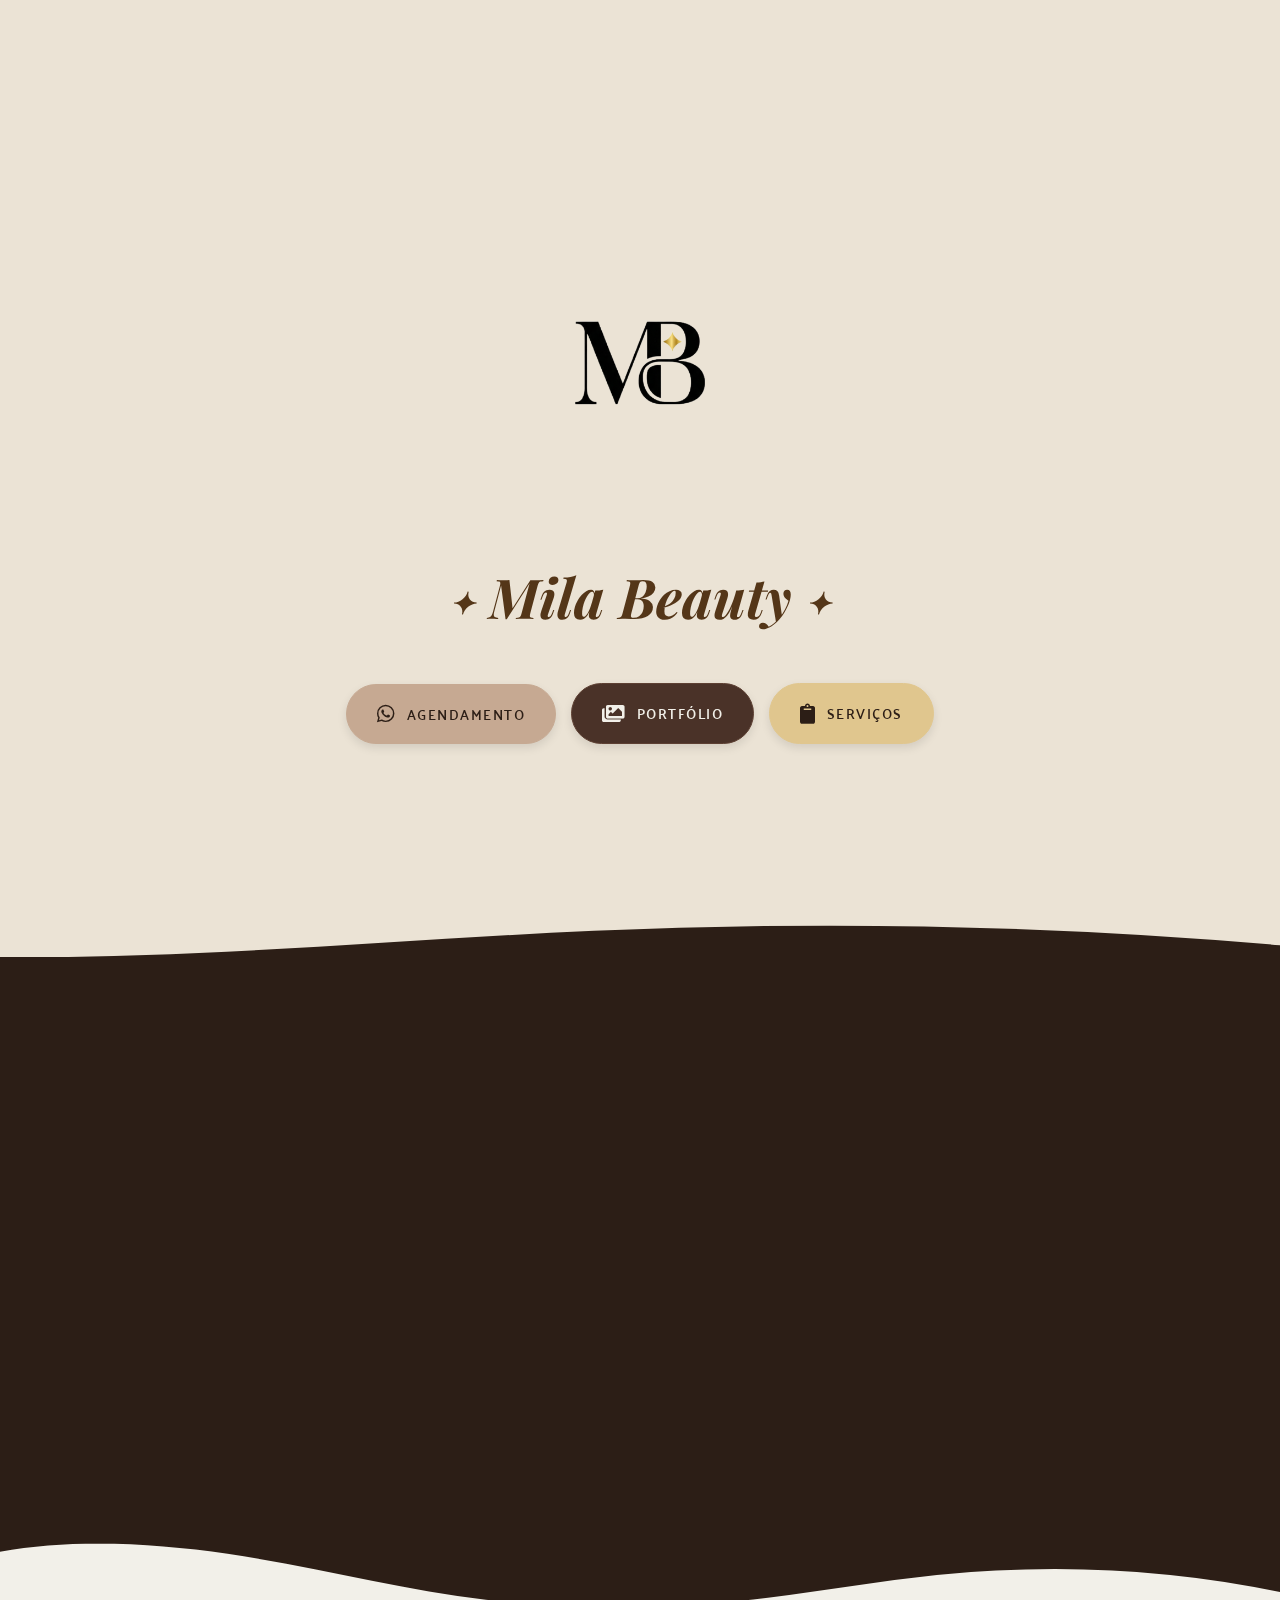
<file: index.html>
<!DOCTYPE html>
<html lang="en">
<head>

    <script async src="https://www.googletagmanager.com/gtag/js?id=AW-17560121118"></script>
<script>
    window.dataLayer = window.dataLayer || [];
    function gtag(){dataLayer.push(arguments);}
    gtag('js', new Date());

    gtag('config', 'AW-17560121118');
</script>

    <meta charset="UTF-8" />
    <meta name="viewport" content="width=device-width, initial-scale=1.0" />
    <title>Mila Beauty</title>
    <link rel="stylesheet" href="style.css" />
    <link rel="stylesheet" href="https://unpkg.com/aos@2.3.1/dist/aos.css">
    <link rel="preconnect" href="https://fonts.googleapis.com" />
    <link rel="preconnect" href="https://fonts.gstatic.com" crossorigin />
    <link href="https://fonts.googleapis.com/css2?family=Palanquin&family=Philosopher&display=swap"  rel="stylesheet"/>
<link href="https://fonts.googleapis.com/css2?family=Cormorant+Garamond:wght@400;500;600&family=Raleway:wght@200;300;400;600&display=swap" rel="stylesheet">
<link href="https://fonts.googleapis.com/css2?family=Pinyon+Script&display=swap" rel="stylesheet">
<link href="https://fonts.googleapis.com/css2?family=Italiana&display=swap" rel="stylesheet">
<link href="https://fonts.googleapis.com/css2?family=Playfair+Display:ital,wght@0,400..900;1,400..900&display=swap" rel="stylesheet">
<link href="https://fonts.googleapis.com/css2?family=Monsieur+La+Doulaise&display=swap" rel="stylesheet">
<link href="https://fonts.googleapis.com/css2?family=Mrs+Saint+Delafield&display=swap" rel="stylesheet">

    <link rel="stylesheet" href="https://cdnjs.cloudflare.com/ajax/libs/font-awesome/5.15.4/css/all.min.css"/>

<link rel="icon" type="image/png" href="/favicon-96x96.png" sizes="96x96" />
<link rel="icon" type="image/svg+xml" href="/favicon.svg" />
<link rel="shortcut icon" href="/favicon.ico" />
<link rel="apple-touch-icon" sizes="180x180" href="/apple-touch-icon.png" />
<meta name="apple-mobile-web-app-title" content="MyWebSite" />
<link rel="manifest" href="/site.webmanifest" />
<meta name="description" content="Especialista em design de sobrancelhas em Teófilo Otoni. Agende seu horário pelo WhatsApp e transforme seu olhar. Veja o portfólio e os serviços.">


<script>
!function(f,b,e,v,n,t,s)
{if(f.fbq)return;n=f.fbq=function(){n.callMethod?
n.callMethod.apply(n,arguments):n.queue.push(arguments)};
if(!f._fbq)f._fbq=n;n.push=n;n.loaded=!0;n.version='2.0';
n.queue=[];t=b.createElement(e);t.async=!0;
t.src=v;s=b.getElementsByTagName(e)[0];
s.parentNode.insertBefore(t,s)}(window, document,'script',
'https://connect.facebook.net/en_US/fbevents.js');
fbq('init', '2537988803247753');
fbq('track', 'PageView');
</script>
<noscript><img height="1" width="1" style="display:none"
src="https://www.facebook.com/tr?id=2537988803247753&ev=PageView&noscript=1"
/></noscript>
<script>
function gtag_report_conversion(url) {
  var callback = function () {
    if (typeof(url) != 'undefined') {
      window.location = url;
    }
  };
  gtag('event', 'conversion', {
      'send_to': 'AW-17560121118/Ww7xCN7llLYbEJ7eqLVB',
      'transaction_id': '', // Pode deixar vazio
      'event_callback': callback
  });
  return false;
}
</script>
</head>
  <body>
    <main>
      <section class="hero-section">
        <div class="hero-overlay"></div>
        <div class="hero-shape">
          <svg
            data-name="Layer 1"
            xmlns="http://www.w3.org/2000/svg"
            viewBox="0 0 1200 120"
            preserveAspectRatio="none"
        >
            <path
              d="M321.39,56.44c58-10.79,114.16-30.13,172-41.86,82.39-16.72,168.19-17.73,250.45-.39C823.78,31,906.67,72,985.66,92.83c70.05,18.48,146.53,26.09,214.34,3V0H0V27.35A600.21,600.21,0,0,0,321.39,56.44Z"
              class="shape-fill"
            ></path>
           </svg>
        </div>
<div class="container hero-content">  
    <img src="images/mila_beauty2.png" alt="Logo" class="logo" data-aos="zoom-in-down" />
    <h1 class="main-title" data-aos="fade-up" data-aos-delay="200">
    <span class="star-detail">✦</span> Mila Beauty <span class="star-detail">✦</span>
</h1>
<div class="button-group" data-aos="fade-up" data-aos-delay="400">
    <button role="button" class="btn btn-primary open-modal-button">
        <i class="fab fa-whatsapp"></i>Agendamento
    </button>
    <a href="portfolio.html" role="button" class="btn btn-secondary">
        <i class="fas fa-images"></i>Portfólio
    </a>
    <a href="serviços.html" role="button" class="btn btn-outline">
        <i class="fas fa-clipboard"></i>Serviços
    </a>
</div>
</div>
      </section>
      

      <section class="info-section">
        <div class="container info-columns">


<div class="info-column" data-aos="fade-right">
    <h2 class="section-title">✦ Fique por Dentro</h2>
    <h4 class="sub-title">Veja os resultados mais recentes e aprenda a cuidar das suas sobrancelhas.</h4>
    <a href="https://www.instagram.com/miladesigner__/" role="button" class="btn btn-primary">
        <i class="fab fa-instagram"></i> Ver no Instagram
    </a>
    <a href="cuidados.html" role="button" class="btn btn-secondary">
        <i class="fas fa-star"></i> Dicas de Cuidados
    </a>
</div>

<div class="info-column" data-aos="fade-right">
            <h2 class="section-title">✦ Localização</h2>
            <h4 class="sub-title">
              Av. Getúlio Vargas 880, Centro | 2º Andar Sala 21 | Entrada - Lua de Prata
            </h4>
            <iframe src="https://www.google.com/maps/embed?pb=!1m18!1m12!1m3!1d949.372512118!2d-41.50881787150296!3d-17.862524998939826!2m3!1f0!2f0!3f0!3m2!1i1024!2i768!4f13.1!3m3!1m2!1s0xb3714cf9e3ffff%3A0xd0f90c66d2a02a4d!2sAv.%20Get%C3%BAlio%20Vargas%2C%20880%20-%20Centro%2C%20Te%C3%B3filo%20Otoni%20-%20MG%2C%2039800-015!5e0!3m2!1spt-BR!2sbr!4v1752062575524!5m2!1spt-BR!2sbr" class="map-responsive"  style="border:0;" allowfullscreen="" loading="lazy" referrerpolicy="no-referrer-when-downgrade"></iframe>
          </div>
          
        </div> <div class="info-bottom-wave">
          <svg data-name="Layer 1" xmlns="http://www.w3.org/2000/svg" viewBox="0 0 1200 120" preserveAspectRatio="none">
              <path d="M321.39,56.44c58-10.79,114.16-30.13,172-41.86,82.39-16.72,168.19-17.73,250.45-.39C823.78,31,906.67,72,985.66,92.83c70.05,18.48,146.53,26.09,214.34,3V0H0V27.35A600.21,600.21,0,0,0,321.39,56.44Z" class="shape-fill"></path>
          </svg>
        </div>
        
      </section>
      
      <section class="about-preview-section">


    <div class="container" data-aos="fade-up">
<img src="images/Camila.jpg" alt="Foto da designer Camila" class="about-preview-pic" data-aos="zoom-in">
    
    <h2 class="section-title">✦ Olá, eu sou a Camila!</h2>
    
    <p class="about-preview-text">
        Minha paixão é realçar a beleza que já existe em você. Acredito que sobrancelhas bem desenhadas têm o poder de transformar o olhar e elevar a autoestima.
    </p>
    
    <a href="sobre-mim.html" role="button" class="btn btn-secondary">
        Conheça minha história
    </a>
    </div>
</section>
    </main>
    <script src="https://unpkg.com/aos@2.3.1/dist/aos.js"></script> <script>
  AOS.init({
    duration: 800, // Duração da animação em milissegundos
    once: true,   
  });
</script>
<button class="floating-schedule-button open-modal-button" id="fab-button" role="button">
    <i class="fab fa-whatsapp"></i>
    <span>Agendar</span>
</button>

<div id="agendamento-modal" class="modal-overlay">
    <div class="modal-card">
        <button id="theme-toggle" class="theme-toggle-btn" aria-label="Alternar Tema">
        <i class="fas fa-moon"></i>
    </button>
    <button class="close-button" aria-label="Fechar">
        <i class="fas fa-times"></i>
    </button>


        <div class="modal-header">
            <div class="header-decoration">✦</div>
            <h2 class="modal-title">Agende seu Momento</h2>
            <p class="modal-subtitle">Preencha para finalizar via WhatsApp</p>
        </div>

        <form id="agendamento-form">
            <div class="luxury-input-group">
                <input type="text" id="nome" name="nome" class="luxury-input" placeholder=" " required>
                <label for="nome" class="luxury-label">Seu Nome</label>
                <i class="far fa-user input-icon-right"></i>
            </div>

<div class="custom-multiselect" id="multiselect-container">
    <div class="fake-label">Procedimentos de Interesse</div>
    
    <div class="select-trigger" onclick="toggleDropdown()">
        <span class="trigger-text" id="selected-summary">Selecione um ou mais...</span>
        <i class="fas fa-chevron-down" style="color: #D7C0A9;"></i>
    </div>

    <div class="options-dropdown">
        
        <label class="checkbox-option">
            <input type="checkbox" name="procedimentos" value="Design Personalizado" data-preco="30.00" onchange="updateSummary()">
            <span>Design Personalizado (R$ 30,00)</span>
        </label>

        <label class="checkbox-option">
            <input type="checkbox" name="procedimentos" value="Design com Henna" data-preco="40.00" onchange="updateSummary()">
            <span>Design com Henna (R$ 40,00)</span>
        </label>

        <label class="checkbox-option">
            <input type="checkbox" name="procedimentos" value="Brow Lamination" data-preco="100.00" onchange="updateSummary()">
            <span>Brow Lamination (R$ 100,00)</span>
        </label>

                <label class="checkbox-option">
            <input type="checkbox" name="procedimentos" value="Brow Lamination C/ Henna" data-preco="130.00" onchange="updateSummary()">
            <span>Brow Lamination C/ Henna (R$ 130,00)</span>
        </label>

        <label class="checkbox-option">
            <input type="checkbox" name="procedimentos" value="Lash Lifting" data-preco="100.00" onchange="updateSummary()">
            <span>Lash Lifting (R$ 100,00)</span>
        </label>

        <label class="checkbox-option">
            <input type="checkbox" name="procedimentos" value="NutriGloss" data-preco="80.00" onchange="updateSummary()">
            <span>NutriGloss (R$ 80,00)</span>
        </label>

        <label class="checkbox-option">
            <input type="checkbox" name="procedimentos" value="NutriGloss Color" data-preco="100.00" onchange="updateSummary()">
            <span>NutriGloss Color (R$ 100,00)</span>
        </label>

        <button type="button" class="btn-confirm-selection" onclick="toggleDropdown()">Confirmar</button>
    </div>
</div>

            <div class="gold-upsell-wrapper">
                <input type="checkbox" id="adicional-buco" class="hidden-checkbox">
                <label for="adicional-buco" class="gold-upsell-card">
                    <div class="upsell-content">
                        <span class="upsell-tag">Oferta Especial</span>
                        <span class="upsell-main-text">Adicionar Epilação de Buço?</span>
                        <span class="upsell-price">+ R$ 15,00</span>
                    </div>
                    <div class="upsell-check-circle">
                        <i class="fas fa-check"></i>
                    </div>
                </label>
            </div>

            <div class="luxury-input-group">
                <input type="text" id="disponibilidade" name="disponibilidade" class="luxury-input" placeholder=" " required>
                <label for="disponibilidade" class="luxury-label">Preferência de Dia/Horário</label>
                <i class="far fa-calendar input-icon-right"></i>
            </div>

            <div class="terms-wrapper" style="margin-bottom: 25px; display: flex; align-items: flex-start; gap: 10px;">
    <input type="checkbox" id="termos-uso" required style="margin-top: 5px; accent-color: var(--primary-brown);">
    <label for="termos-uso" style="font-family: var(--font-main); font-size: 13px; color: #6A4A3C; line-height: 1.4;">
        Estou ciente que cancelamentos devem ser feitos com <strong>24h de antecedência</strong>. O não comparecimento sem aviso prévio poderá impedir novos agendamentos.
    </label>
</div>

            <button type="submit" class="btn-submit-luxury">
                <span>Confirmar Agendamento</span>
                <i class="fab fa-whatsapp"></i>
            </button>
        </form>
    </div>
</div>


<script>
// =====================================
// LÓGICA DO MODAL DE AGENDAMENTO
// =====================================
const modal = document.getElementById('agendamento-modal');
const openModalButtons = document.querySelectorAll('.open-modal-button');
const closeModalButton = document.querySelector('.close-button');
const agendamentoForm = document.getElementById('agendamento-form');

// --- LÓGICA DO MODO DARK (ECLIPSE) ---
const themeToggleBtn = document.getElementById('theme-toggle');
const modalCard = document.querySelector('.modal-card');
const themeIcon = themeToggleBtn.querySelector('i');

themeToggleBtn.addEventListener('click', (e) => {
    e.preventDefault(); // Evita reload
    
    // Troca a classe
    modalCard.classList.toggle('dark-mode');
    
    // Troca o ícone (Lua <-> Sol)
    if (modalCard.classList.contains('dark-mode')) {
        themeIcon.classList.remove('fa-moon');
        themeIcon.classList.add('fa-sun'); // Vira Sol no modo escuro
    } else {
        themeIcon.classList.remove('fa-sun');
        themeIcon.classList.add('fa-moon'); // Vira Lua no modo claro
    }
});

// Função para abrir o modal
const openModal = () => {
    modal.style.display = 'flex';
    document.body.classList.add('modal-open');
}

// Função para fechar o modal
const closeModal = () => {
    modal.style.display = 'none';
    document.body.classList.remove('modal-open');
}

// Adiciona o evento de clique a todos os botões de agendamento
openModalButtons.forEach(button => {
    button.addEventListener('click', openModal);
});

// Eventos para fechar o modal
closeModalButton.addEventListener('click', closeModal);
modal.addEventListener('click', (event) => {
    if (event.target === modal) {
        closeModal();
    }
});


// --- LÓGICA DO DROPDOWN MULTI-SELEÇÃO ---

// Abre/Fecha o dropdown
function toggleDropdown() {
    const container = document.getElementById('multiselect-container');
    container.classList.toggle('active');
}

// Atualiza o texto do resumo (ex: "Design, Brow Lamination...")
function updateSummary() {
    const checkboxes = document.querySelectorAll('input[name="procedimentos"]:checked');
    const summaryText = document.getElementById('selected-summary');
    
    if (checkboxes.length === 0) {
        summaryText.textContent = "Selecione um ou mais...";
        summaryText.classList.remove('has-selection');
    } else {
        // Pega só os nomes (removendo o preço do texto do span se quiser, ou pegando o value)
        let nomes = Array.from(checkboxes).map(cb => cb.value);
        summaryText.textContent = nomes.join(', '); // Ex: "Design, Brow Lamination"
        summaryText.classList.add('has-selection');
    }
}

// Fecha o dropdown se clicar fora dele
document.addEventListener('click', function(e) {
    const container = document.getElementById('multiselect-container');
    // Se o clique NÃO foi dentro do container e o container está aberto
    if (!container.contains(e.target) && container.classList.contains('active')) {
        container.classList.remove('active');
    }
});

// =====================================
// ENVIO DO FORMULÁRIO (CORRIGIDO PARA MULTI-SELEÇÃO)
// =====================================
agendamentoForm.addEventListener('submit', (event) => {
    event.preventDefault(); 

    const nome = document.getElementById('nome').value;
    const disp = document.getElementById('disponibilidade').value;
    const temBuco = document.getElementById('adicional-buco').checked;
    const seuNumero = '5533984255696';

    // 1. Captura todos os checkboxes marcados na lista nova
    const checkboxes = document.querySelectorAll('input[name="procedimentos"]:checked');
    
    // Validação: Se não marcou nada, avisa e para.
    if (checkboxes.length === 0) {
        alert("Por favor, selecione pelo menos um procedimento.");
        return;
    }

    // 2. Monta a lista de nomes e calcula o total
    let listaProcedimentos = [];
    let total = 0;

    checkboxes.forEach((box) => {
        listaProcedimentos.push("• " + box.value); // Adiciona na lista com uma bolinha
        total += parseFloat(box.getAttribute('data-preco')); // Soma o preço
    });

    // 3. Adiciona o Buço na conta se tiver
    if (temBuco) {
        listaProcedimentos.push("*+ Adicional: Epilação de Buço*");
        total += 15.00;
    }
    
    // Monta a mensagem base
    let mensagem = `✨ Olá! Gostaria de agendar um horário.\n\n`;
    mensagem += `*Nome:* ${nome}\n\n`;
    mensagem += `*Procedimentos:*\n${listaProcedimentos.join('\n')}\n\n`; // Lista um embaixo do outro
    mensagem += `*Valor Total:* R$ ${total.toFixed(2).replace('.', ',')}\n\n`; // Total calculado
    
    mensagem += `*Disponibilidade:* ${disp}\n\n`; 

    mensagem += `_Estou ciente da política de cancelamento de 24h._ `;
    const mensagemCodificada = encodeURIComponent(mensagem);
    const whatsappURL = `https://wa.me/${seuNumero}?text=${mensagemCodificada}`;

    // 1. RASTREIA FACEBOOK (Se existir, rastreia e continua)
    if (typeof fbq === 'function') {
        fbq('track', 'Lead');
    }

    // 2. REDIRECIONAMENTO INTELIGENTE
    // Tenta usar a função do Google Ads (que tem o redirect embutido no callback)
    if (typeof gtag_report_conversion === 'function') {
        // O Google vai registrar a conversão e DEPOIS redirecionar
        gtag_report_conversion(whatsappURL);
    } else {
        // Se o Google falhar (bloqueador de anúncios), redireciona na marra
        window.location = whatsappURL;
    }
    
    closeModal();
    agendamentoForm.reset();
    document.getElementById('adicional-buco').checked = false;
    // Limpa a seleção visual do dropdown
    document.querySelectorAll('input[name="procedimentos"]').forEach(box => box.checked = false);
    document.getElementById('selected-summary').textContent = "Selecione um ou mais...";
});
</script>

<script>
    AOS.init({
        duration: 800, 
        once: true,  
    });


    if (window.matchMedia("(max-width: 767px)").matches) {
        const fabButton = document.getElementById('fab-button');
        const scrollThreshold = 200;
        window.addEventListener('scroll', function() {
            if (window.scrollY > scrollThreshold) {
                fabButton.classList.add('visible');
            } else {
                fabButton.classList.remove('visible');
            }
        });
    }

</script>


</body>
</html>
</file>
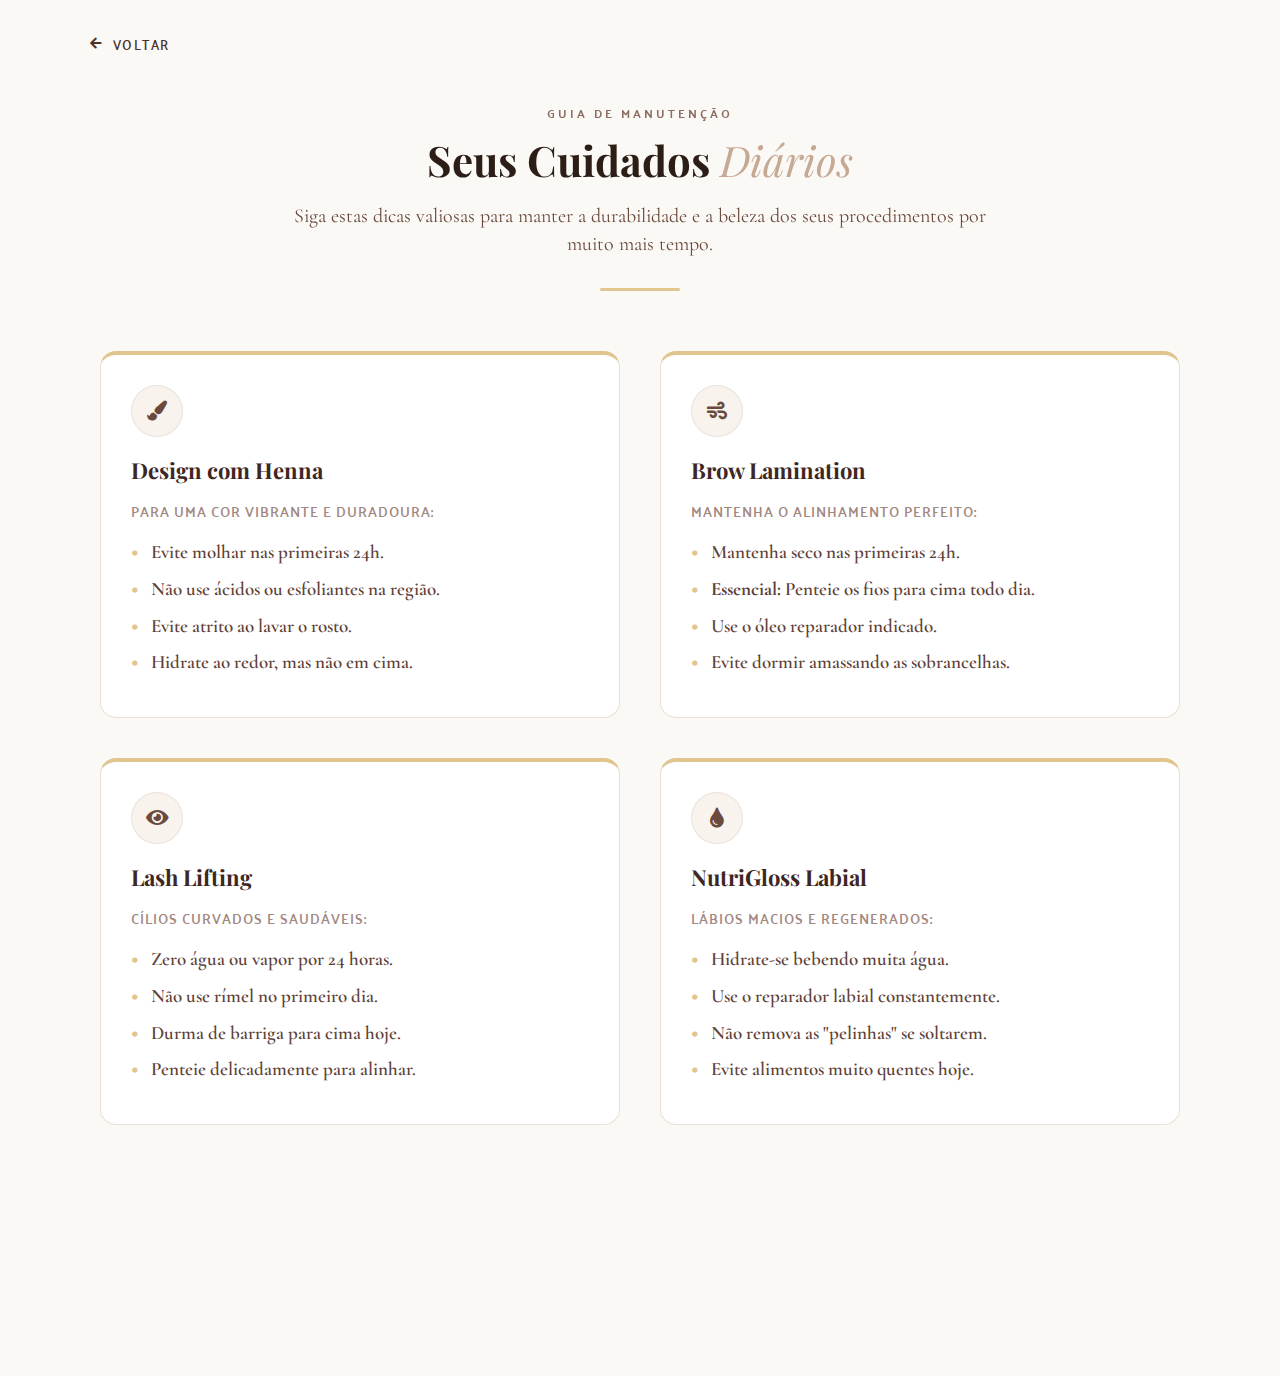
<file: cuidados.html>
<!DOCTYPE html>
<html lang="pt-BR">
<head>
    <meta charset="UTF-8" />
    <meta name="viewport" content="width=device-width, initial-scale=1.0" />
    <title>Dicas de Cuidado | Mila Beauty</title>

    <link rel="stylesheet" href="style.css" />
    <link rel="preconnect" href="https://fonts.googleapis.com" />
    <link rel="preconnect" href="https://fonts.gstatic.com" crossorigin />
    
    <link href="https://fonts.googleapis.com/css2?family=Palanquin&family=Philosopher&display=swap" rel="stylesheet"/>
    <link href="https://fonts.googleapis.com/css2?family=Cormorant+Garamond:wght@400;500;600&family=Playfair+Display:ital,wght@0,400..900;1,400..900&display=swap" rel="stylesheet">
    
    <link rel="stylesheet" href="https://unpkg.com/aos@2.3.1/dist/aos.css">
    <link rel="stylesheet" href="https://cdnjs.cloudflare.com/ajax/libs/font-awesome/5.15.4/css/all.min.css"/>

<link rel="icon" type="image/png" href="/favicon-96x96.png" sizes="96x96" />
<link rel="icon" type="image/svg+xml" href="/favicon.svg" />
<link rel="shortcut icon" href="/favicon.ico" />
<link rel="apple-touch-icon" sizes="180x180" href="/apple-touch-icon.png" />
<meta name="apple-mobile-web-app-title" content="MyWebSite" />
<link rel="manifest" href="/site.webmanifest" />
    
    <script async src="https://www.googletagmanager.com/gtag/js?id=AW-17560121118"></script>
    <script>
      window.dataLayer = window.dataLayer || [];
      function gtag(){dataLayer.push(arguments);}
      gtag('js', new Date());
      gtag('config', 'AW-17560121118');
    </script>
    <script>
    !function(f,b,e,v,n,t,s)
    {if(f.fbq)return;n=f.fbq=function(){n.callMethod?
    n.callMethod.apply(n,arguments):n.queue.push(arguments)};
    if(!f._fbq)f._fbq=n;n.push=n;n.loaded=!0;n.version='2.0';
    n.queue=[];t=b.createElement(e);t.async=!0;
    t.src=v;s=b.getElementsByTagName(e)[0];
    s.parentNode.insertBefore(t,s)}(window, document,'script',
    'https://connect.facebook.net/en_US/fbevents.js');
    fbq('init', '2537988803247753');
    fbq('track', 'PageView');
    </script>
    <script>
    function gtag_report_conversion(url) {
      var callback = function () {
        if (typeof(url) != 'undefined') {
          window.location = url;
        }
      };
      gtag('event', 'conversion', {
          'send_to': 'AW-17560121118/Ww7xCN7llLYbEJ7eqLVB',
          'transaction_id': '',
          'event_callback': callback
      });
      return false;
    }
    </script>
</head>
<body class="care-page-body">
    
    <header class="about-header-luxury"> <div class="container">
            <a href="index.html" class="btn-back-luxury"><i class="fas fa-arrow-left"></i> Voltar</a>
        </div>
    </header>

    <main class="care-luxury-section">
        <div class="container">
            
            <div class="care-intro" data-aos="fade-up">
                <h4 class="pre-title">Guia de Manutenção</h4>
                <h1 class="luxury-title-center">Seus Cuidados <span class="gold-italic">Diários</span></h1>
                <p class="care-subtitle">Siga estas dicas valiosas para manter a durabilidade e a beleza dos seus procedimentos por muito mais tempo.</p>
                <div class="divider-center-gold"></div>
            </div>

            <div class="care-grid">

                <div class="care-card-luxury" data-aos="fade-up" data-aos-delay="0">
                    <div class="card-icon-wrapper">
                        <i class="fas fa-paint-brush"></i>
                    </div>
                    <div class="card-content">
                        <h3>Design com Henna</h3>
                        <p class="card-intro">Para uma cor vibrante e duradoura:</p>
                        <ul class="luxury-list">
                            <li>Evite molhar nas primeiras 24h.</li>
                            <li>Não use ácidos ou esfoliantes na região.</li>
                            <li>Evite atrito ao lavar o rosto.</li>
                            <li>Hidrate ao redor, mas não em cima.</li>
                        </ul>
                    </div>
                </div>

                <div class="care-card-luxury" data-aos="fade-up" data-aos-delay="100">
                    <div class="card-icon-wrapper">
                        <i class="fas fa-wind"></i>
                    </div>
                    <div class="card-content">
                        <h3>Brow Lamination</h3>
                        <p class="card-intro">Mantenha o alinhamento perfeito:</p>
                        <ul class="luxury-list">
                            <li>Mantenha seco nas primeiras 24h.</li>
                            <li><strong>Essencial:</strong> Penteie os fios para cima todo dia.</li>
                            <li>Use o óleo reparador indicado.</li>
                            <li>Evite dormir amassando as sobrancelhas.</li>
                        </ul>
                    </div>
                </div>

                <div class="care-card-luxury" data-aos="fade-up" data-aos-delay="200">
                    <div class="card-icon-wrapper">
                        <i class="fas fa-eye"></i>
                    </div>
                    <div class="card-content">
                        <h3>Lash Lifting</h3>
                        <p class="card-intro">Cílios curvados e saudáveis:</p>
                        <ul class="luxury-list">
                            <li>Zero água ou vapor por 24 horas.</li>
                            <li>Não use rímel no primeiro dia.</li>
                            <li>Durma de barriga para cima hoje.</li>
                            <li>Penteie delicadamente para alinhar.</li>
                        </ul>
                    </div>
                </div>

                <div class="care-card-luxury" data-aos="fade-up" data-aos-delay="300">
                    <div class="card-icon-wrapper">
                        <i class="fas fa-tint"></i>
                    </div>
                    <div class="card-content">
                        <h3>NutriGloss Labial</h3>
                        <p class="card-intro">Lábios macios e regenerados:</p>
                        <ul class="luxury-list">
                            <li>Hidrate-se bebendo muita água.</li>
                            <li>Use o reparador labial constantemente.</li>
                            <li>Não remova as "pelinhas" se soltarem.</li>
                            <li>Evite alimentos muito quentes hoje.</li>
                        </ul>
                    </div>
                </div>

            </div> <div class="care-footer-note" data-aos="fade-in" data-aos-delay="400">
                <p>“O cuidado que você tem em casa reflete a beleza que criamos aqui.”</p>
            </div>

        </div>
    </main>

    <button class="floating-schedule-button open-modal-button" id="fab-button" role="button">
        <i class="fab fa-whatsapp"></i>
        <span>Agendar</span>
    </button>

    <div id="agendamento-modal" class="modal-overlay">
        <div class="modal-card">
            <button id="theme-toggle" class="theme-toggle-btn" aria-label="Alternar Tema">
        <i class="fas fa-moon"></i>
    </button>
    <button class="close-button" aria-label="Fechar">
        <i class="fas fa-times"></i>
    </button>

            <div class="modal-header">
                <div class="header-decoration">✦</div>
                <h2 class="modal-title">Agende seu Momento</h2>
                <p class="modal-subtitle">Preencha para finalizar via WhatsApp</p>
            </div>
            <form id="agendamento-form">
                <div class="luxury-input-group">
                    <input type="text" id="nome" name="nome" class="luxury-input" placeholder=" " required>
                    <label for="nome" class="luxury-label">Seu Nome</label>
                    <i class="far fa-user input-icon-right"></i>
                </div>


<div class="custom-multiselect" id="multiselect-container">
    <div class="fake-label">Procedimentos de Interesse</div>
    
    <div class="select-trigger" onclick="toggleDropdown()">
        <span class="trigger-text" id="selected-summary">Selecione um ou mais...</span>
        <i class="fas fa-chevron-down" style="color: #D7C0A9;"></i>
    </div>

    <div class="options-dropdown">
        
        <label class="checkbox-option">
            <input type="checkbox" name="procedimentos" value="Design Personalizado" data-preco="30.00" onchange="updateSummary()">
            <span>Design Personalizado (R$ 30,00)</span>
        </label>

        <label class="checkbox-option">
            <input type="checkbox" name="procedimentos" value="Design com Henna" data-preco="40.00" onchange="updateSummary()">
            <span>Design com Henna (R$ 40,00)</span>
        </label>

        <label class="checkbox-option">
            <input type="checkbox" name="procedimentos" value="Brow Lamination" data-preco="100.00" onchange="updateSummary()">
            <span>Brow Lamination (R$ 100,00)</span>
        </label>

                <label class="checkbox-option">
            <input type="checkbox" name="procedimentos" value="Brow Lamination C/ Henna" data-preco="130.00" onchange="updateSummary()">
            <span>Brow Lamination C/ Henna (R$ 130,00)</span>
        </label>

        <label class="checkbox-option">
            <input type="checkbox" name="procedimentos" value="Lash Lifting" data-preco="100.00" onchange="updateSummary()">
            <span>Lash Lifting (R$ 100,00)</span>
        </label>

        <label class="checkbox-option">
            <input type="checkbox" name="procedimentos" value="NutriGloss" data-preco="80.00" onchange="updateSummary()">
            <span>NutriGloss (R$ 80,00)</span>
        </label>

        <label class="checkbox-option">
            <input type="checkbox" name="procedimentos" value="NutriGloss Color" data-preco="100.00" onchange="updateSummary()">
            <span>NutriGloss Color (R$ 100,00)</span>
        </label>

        <button type="button" class="btn-confirm-selection" onclick="toggleDropdown()">Confirmar</button>
    </div>
</div>


                <div class="gold-upsell-wrapper">
                    <input type="checkbox" id="adicional-buco" class="hidden-checkbox">
                    <label for="adicional-buco" class="gold-upsell-card">
                        <div class="upsell-content">
                            <span class="upsell-tag">Oferta Especial</span>
                            <span class="upsell-main-text">Adicionar Epilação de Buço?</span>
                            <span class="upsell-price">+ R$ 15,00</span>
                        </div>
                        <div class="upsell-check-circle">
                            <i class="fas fa-check"></i>
                        </div>
                    </label>
                </div>
                <div class="luxury-input-group">
                    <input type="text" id="disponibilidade" name="disponibilidade" class="luxury-input" placeholder=" " required>
                    <label for="disponibilidade" class="luxury-label">Preferência de Dia/Horário</label>
                    <i class="far fa-calendar input-icon-right"></i>
                </div>

                <div class="terms-wrapper" style="margin-bottom: 25px; display: flex; align-items: flex-start; gap: 10px;">
    <input type="checkbox" id="termos-uso" required style="margin-top: 5px; accent-color: var(--primary-brown);">
    <label for="termos-uso" style="font-family: var(--font-main); font-size: 13px; color: #6A4A3C; line-height: 1.4;">
        Estou ciente que cancelamentos devem ser feitos com <strong>24h de antecedência</strong>. O não comparecimento sem aviso prévio poderá impedir novos agendamentos.
    </label>
</div>

                <button type="submit" class="btn-submit-luxury">
                    <span>Confirmar Agendamento</span>
                    <i class="fab fa-whatsapp"></i>
                </button>
            </form>
        </div>
    </div>

    <script src="https://unpkg.com/aos@2.3.1/dist/aos.js"></script> 
<script>
    // 1. INICIA ANIMAÇÕES
    AOS.init({
        duration: 800,
        once: true,
    });

    // 2. LÓGICA OTIMIZADA DO BOTÃO FLUTUANTE (Para não travar a rolagem)
    if (window.matchMedia("(max-width: 767px)").matches) {
        const fabButton = document.getElementById('fab-button');
        let ticking = false; // Variável de controle para performance

        window.addEventListener('scroll', function() {
            if (!ticking) {
                window.requestAnimationFrame(function() {
                    if (window.scrollY > 200) {
                        fabButton.classList.add('visible');
                    } else {
                        fabButton.classList.remove('visible');
                    }
                    ticking = false;
                });
                ticking = true;
            }
        });
    }

    // =====================================
    // 3. LÓGICA DO MODAL & FORMULÁRIO NOVO
    // =====================================

    const modal = document.getElementById('agendamento-modal');
    const openModalButtons = document.querySelectorAll('.open-modal-button');
    const closeModalButton = document.querySelector('.close-button');
    const agendamentoForm = document.getElementById('agendamento-form');

    // --- LÓGICA DO MODO DARK (ECLIPSE) ---
    const themeToggleBtn = document.getElementById('theme-toggle');
    const modalCard = document.querySelector('.modal-card');
    const themeIcon = themeToggleBtn.querySelector('i');

    themeToggleBtn.addEventListener('click', (e) => {
        e.preventDefault(); // Evita reload
        
        // Troca a classe
        modalCard.classList.toggle('dark-mode');
        
        // Troca o ícone (Lua <-> Sol)
        if (modalCard.classList.contains('dark-mode')) {
            themeIcon.classList.remove('fa-moon');
            themeIcon.classList.add('fa-sun'); // Vira Sol no modo escuro
        } else {
            themeIcon.classList.remove('fa-sun');
            themeIcon.classList.add('fa-moon'); // Vira Lua no modo claro
        }
    });

    // Função para abrir o modal
    const openModal = () => {
        modal.style.display = 'flex';
        document.body.classList.add('modal-open');
    }

    // Função para fechar o modal
    const closeModal = () => {
        modal.style.display = 'none';
        document.body.classList.remove('modal-open');
    }

    // Adiciona o evento de clique a todos os botões de agendamento
    openModalButtons.forEach(button => {
        button.addEventListener('click', openModal);
    });

    // Eventos para fechar o modal
    closeModalButton.addEventListener('click', closeModal);
    modal.addEventListener('click', (event) => {
        if (event.target === modal) {
            closeModal();
        }
    });


    // --- LÓGICA DO DROPDOWN MULTI-SELEÇÃO ---

    // Abre/Fecha o dropdown
    function toggleDropdown() {
        const container = document.getElementById('multiselect-container');
        container.classList.toggle('active');
    }

    // Atualiza o texto do resumo (ex: "Design, Brow Lamination...")
    function updateSummary() {
        const checkboxes = document.querySelectorAll('input[name="procedimentos"]:checked');
        const summaryText = document.getElementById('selected-summary');
        
        if (checkboxes.length === 0) {
            summaryText.textContent = "Selecione um ou mais...";
            summaryText.classList.remove('has-selection');
        } else {
            // Pega só os nomes e junta com vírgula (quebra linha visualmente pelo CSS)
            let nomes = Array.from(checkboxes).map(cb => cb.value);
            summaryText.textContent = nomes.join(', '); 
            summaryText.classList.add('has-selection');
        }
    }

    // Fecha o dropdown se clicar fora dele
    document.addEventListener('click', function(e) {
        const container = document.getElementById('multiselect-container');
        // Se o clique NÃO foi dentro do container e o container está aberto
        if (!container.contains(e.target) && container.classList.contains('active')) {
            container.classList.remove('active');
        }
    });

    // =====================================
    // ENVIO DO FORMULÁRIO (CORRIGIDO PARA MULTI-SELEÇÃO)
    // =====================================
    agendamentoForm.addEventListener('submit', (event) => {
        event.preventDefault(); 

        const nome = document.getElementById('nome').value;
        const disp = document.getElementById('disponibilidade').value;
        const temBuco = document.getElementById('adicional-buco').checked;
        const seuNumero = '5533984255696';

        // 1. Captura todos os checkboxes marcados na lista nova
        const checkboxes = document.querySelectorAll('input[name="procedimentos"]:checked');
        
        // Validação: Se não marcou nada, avisa e para.
        if (checkboxes.length === 0) {
            alert("Por favor, selecione pelo menos um procedimento.");
            return;
        }

        // 2. Monta a lista de nomes e calcula o total
        let listaProcedimentos = [];
        let total = 0;

        checkboxes.forEach((box) => {
            listaProcedimentos.push("• " + box.value); // Adiciona na lista com uma bolinha
            total += parseFloat(box.getAttribute('data-preco')); // Soma o preço
        });

        // 3. Adiciona o Buço na conta se tiver
        if (temBuco) {
            listaProcedimentos.push("*+ Adicional: Epilação de Buço*");
            total += 15.00;
        }
        
        // Monta a mensagem base
        let mensagem = `✨ Olá! Gostaria de agendar um horário.\n\n`;
        mensagem += `*Nome:* ${nome}\n\n`;
        mensagem += `*Procedimentos:*\n${listaProcedimentos.join('\n')}\n\n`; // Lista um embaixo do outro
        mensagem += `*Valor Total:* R$ ${total.toFixed(2).replace('.', ',')}\n\n`; // Total calculado
        
        mensagem += `*Disponibilidade:* ${disp}\n\n`; 

        mensagem += `_Estou ciente da política de cancelamento de 24h._ `;
        const mensagemCodificada = encodeURIComponent(mensagem);
        const whatsappURL = `https://wa.me/${seuNumero}?text=${mensagemCodificada}`;

        // 1. RASTREIA FACEBOOK (Se existir, rastreia e continua)
        if (typeof fbq === 'function') {
            fbq('track', 'Lead');
        }

        // 2. REDIRECIONAMENTO INTELIGENTE
        // Tenta usar a função do Google Ads (que tem o redirect embutido no callback)
        if (typeof gtag_report_conversion === 'function') {
            // O Google vai registrar a conversão e DEPOIS redirecionar
            gtag_report_conversion(whatsappURL);
        } else {
            // Se o Google falhar (bloqueador de anúncios), redireciona na marra
            window.location = whatsappURL;
        }
        
        closeModal();
        agendamentoForm.reset();
        document.getElementById('adicional-buco').checked = false;
        // Limpa a seleção visual do dropdown
        document.querySelectorAll('input[name="procedimentos"]').forEach(box => box.checked = false);
        document.getElementById('selected-summary').textContent = "Selecione um ou mais...";
    });
    </script>
</body>
</html>
</file>
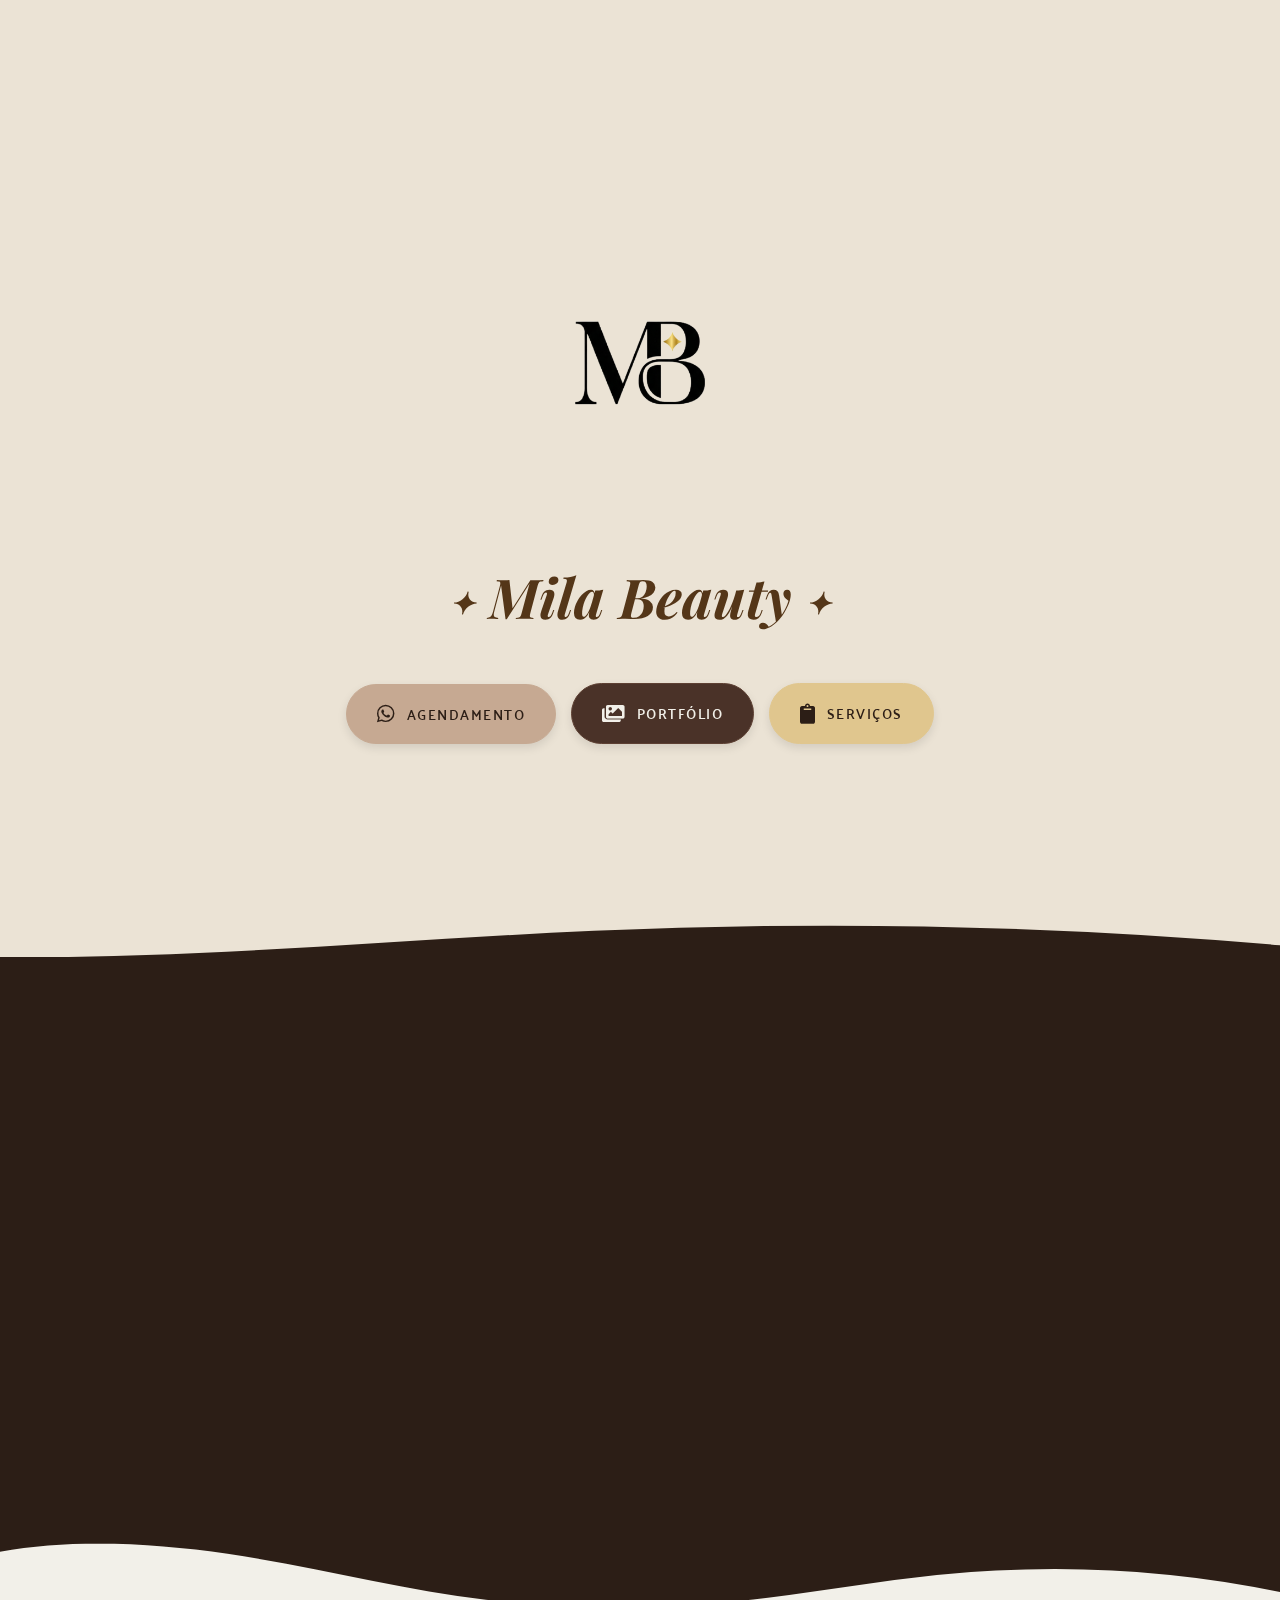
<file: resumo.html>
<!DOCTYPE html>
<html lang="pt-BR">
<head>
    <meta charset="UTF-8" />
    <meta name="viewport" content="width=device-width, initial-scale=1.0, maximum-scale=1.0, user-scalable=no" />
    <title>Resumo | Mila Beauty</title>
    <link rel="stylesheet" href="style.css" />
    <link href="https://fonts.googleapis.com/css2?family=Palanquin:wght@400;600&family=Philosopher:ital,wght@0,400;1,400&family=Playfair+Display:ital,wght@0,400..900;1,400..900&display=swap" rel="stylesheet">
    <link rel="stylesheet" href="https://cdnjs.cloudflare.com/ajax/libs/font-awesome/5.15.4/css/all.min.css"/>
    <style>
        /* Ajustes específicos para harmonia mobile total */
        body.resumo-page {
            background-color: var(--bg-cream);
            display: flex;
            align-items: center;
            justify-content: center;
            min-height: 100vh;
            padding: 20px;
            box-sizing: border-box;
        }

        .mobile-container {
            width: 100%;
            max-width: 360px; /* Tamanho ideal para um card harmônico no celular */
            margin: 0 auto;
        }

        .resumo-header {
            text-align: center;
            margin-bottom: 20px;
        }

        .resumo-header .header-decoration {
            font-size: 30px;
            margin-bottom: 15px;
        }

        .resumo-header h1 {
            font-family: 'Playfair Display', serif;
            font-size: 26px;
            color: #2c1e16;
            margin: 12px;
        }

        .resumo-header p {
            font-size: 13px;
            color: #8D6E63;
            margin-top: 5px;
            line-height: 1.4;
        }

        /* Redimensionamento do Voucher para telas menores */
        .summary-voucher {
            padding: 25px 20px;
            margin: 15px 0;
            border-radius: 15px;
            box-shadow: 0 8px 25px rgba(62, 39, 35, 0.05);
        }

        .summary-item {
            margin-bottom: 15px;
            padding-bottom: 12px;
        }

        .summary-label {
            font-size: 10px;
            letter-spacing: 1.5px;
            margin-bottom: 4px;
        }

        .summary-value {
            font-size: 17px; /* Menor e mais delicado */
        }

        .address-detail {
            font-size: 13px;
            font-style: normal;
            font-family: var(--font-main);
            color: #2c1e16;
            display: block;
            margin-top: 4px;
        }

        /* Botões Mobile-Friendly */
        .actions-stack {
            display: flex;
            flex-direction: column;
            gap: 10px;
        }

        .btn-resumo {
            width: 100%;
            margin-top: 0 !important;
            padding: 14px;
            font-size: 12px;
            border-radius: 50px;
            display: flex;
            align-items: center;
            justify-content: center;
            gap: 8px;
            border: none;
            cursor: pointer;
            text-transform: uppercase;
            font-weight: 600;
            letter-spacing: 1px;
            transition: 0.3s;
            text-decoration: none;
        }

        .btn-maps { background-color: #2c1e16; color: #fff; }
        .btn-copy { background-color: #C6A992; color: #2c1e16; }
        .btn-share { background-color: transparent; border: 1px solid #C6A992; color: #6A4A3C; }

        .back-home {
            display: block;
            text-align: center;
            margin-top: 25px;
            color: #8D6E63;
            text-decoration: none;
            font-size: 12px;
            font-weight: 600;
            text-transform: uppercase;
            letter-spacing: 1px;
        }
    </style>
</head>
<body class="resumo-page">

    <div class="mobile-container">
        <header class="resumo-header">
            <div class="header-decoration">✦</div>
            <h1>Solicitação <span class="gold-italic">Enviada</span></h1>
            <p>Seu resumo de agendamento está pronto. <span style="display: block; margin-top: 5px;">Te espero no WhatsApp!</span></p>
        </header>

        <main>
            <div class="summary-voucher">
                <div class="summary-item">
                    <span class="summary-label">Procedimentos</span>
                    <span id="res-proc" class="summary-value">-</span>
                </div>
                <div class="summary-item">
                    <span class="summary-label">Total Estimado</span>
                    <span id="res-total" class="summary-value" style="font-weight: 800;">-</span>
                </div>
                <div class="summary-item">
                    <span class="summary-label">Sua Preferência</span>
                    <span id="res-data" class="summary-value">-</span>
                </div>
                <div class="summary-item" style="border: none; padding-bottom: 0;">
                    <span class="summary-label">Localização</span>
                    <span class="address-detail">Av. Getúlio Vargas 1093, Centro | Sala 04<br>Entrada - RM Pratas</span>
<div style="display: flex; justify-content: center; align-items: center; margin-top: 2px;">
                        <div style="width: 19px;"></div> 
                        
                        <span style="font-size: 10px; color: #A68B80;">(Próximo à Praça da Cemig)</span>
                        
                        <div class="address-info-wrapper" style="margin-left: 5px;">
                            <div class="info-icon" style="width: 14px; height: 14px; font-size: 8px;">
                                <i class="fas fa-info"></i>
                            </div>
                            <div class="address-popup">
                                Em Frente a Caixa Federal próxima a Praça da Cemig, Ao lado do Açaí Ki-Mania, Porta de Vidro, 1093.
                            </div>
                        </div>
                    </div>
                </div>
            </div>

<div class="actions-stack" style="align-items: center;">
            <a href="https://www.google.com/maps/dir/?api=1&destination=Av.+Get%C3%BAlio+Vargas+1093,+Centro,+Te%C3%B3filo+Otoni+-+MG" target="_blank" class="btn-resumo btn-maps" style="width: fit-content; padding-left: 30px; padding-right: 30px;">
                <i class="fas fa-map-marker-alt"></i> Abrir no Google Maps
            </a>
        </div>

            <a href="index.html" class="back-home">
                <i class="fas fa-chevron-left" style="font-size: 10px; margin-right: 5px;"></i> Voltar para o Início
            </a>
        </main>
    </div>

    <script>
// 1. PEGA E EXIBE OS DADOS IMEDIATAMENTE
    const dados = JSON.parse(localStorage.getItem('ultimo_agendamento_mila'));
    
    if (dados) {
        document.getElementById('res-proc').textContent = dados.procedimentos;
        document.getElementById('res-total').textContent = dados.total;
        document.getElementById('res-data').textContent = dados.data;
    } else {
        // Se alguém cair aqui sem dados, volta pro início
        window.location.href = 'index.html';
    }

    // 2. FUNÇÕES DE APOIO
    function copiarEndereco() {
        const end = "Av. Getúlio Vargas 1093, Centro, Teófilo Otoni - MG, Sala 04 (Entrada RM Pratas)";
        navigator.clipboard.writeText(end).then(() => alert("Endereço copiado! ✨"));
    }

    async function compartilharVoucher() {
        if (!dados) return;
        const shareData = {
            title: 'Meu Agendamento - Mila Beauty',
            text: `✨ Meu Agendamento: ${dados.procedimentos}\n💰 Total: ${dados.total}\n📍 Local: Av. Getúlio Vargas 1093`,
            url: window.location.href
        };
        try { await navigator.share(shareData); } catch (err) { alert("Tire um print da tela!"); }
    }
    </script>
</body>
</html>
</file>
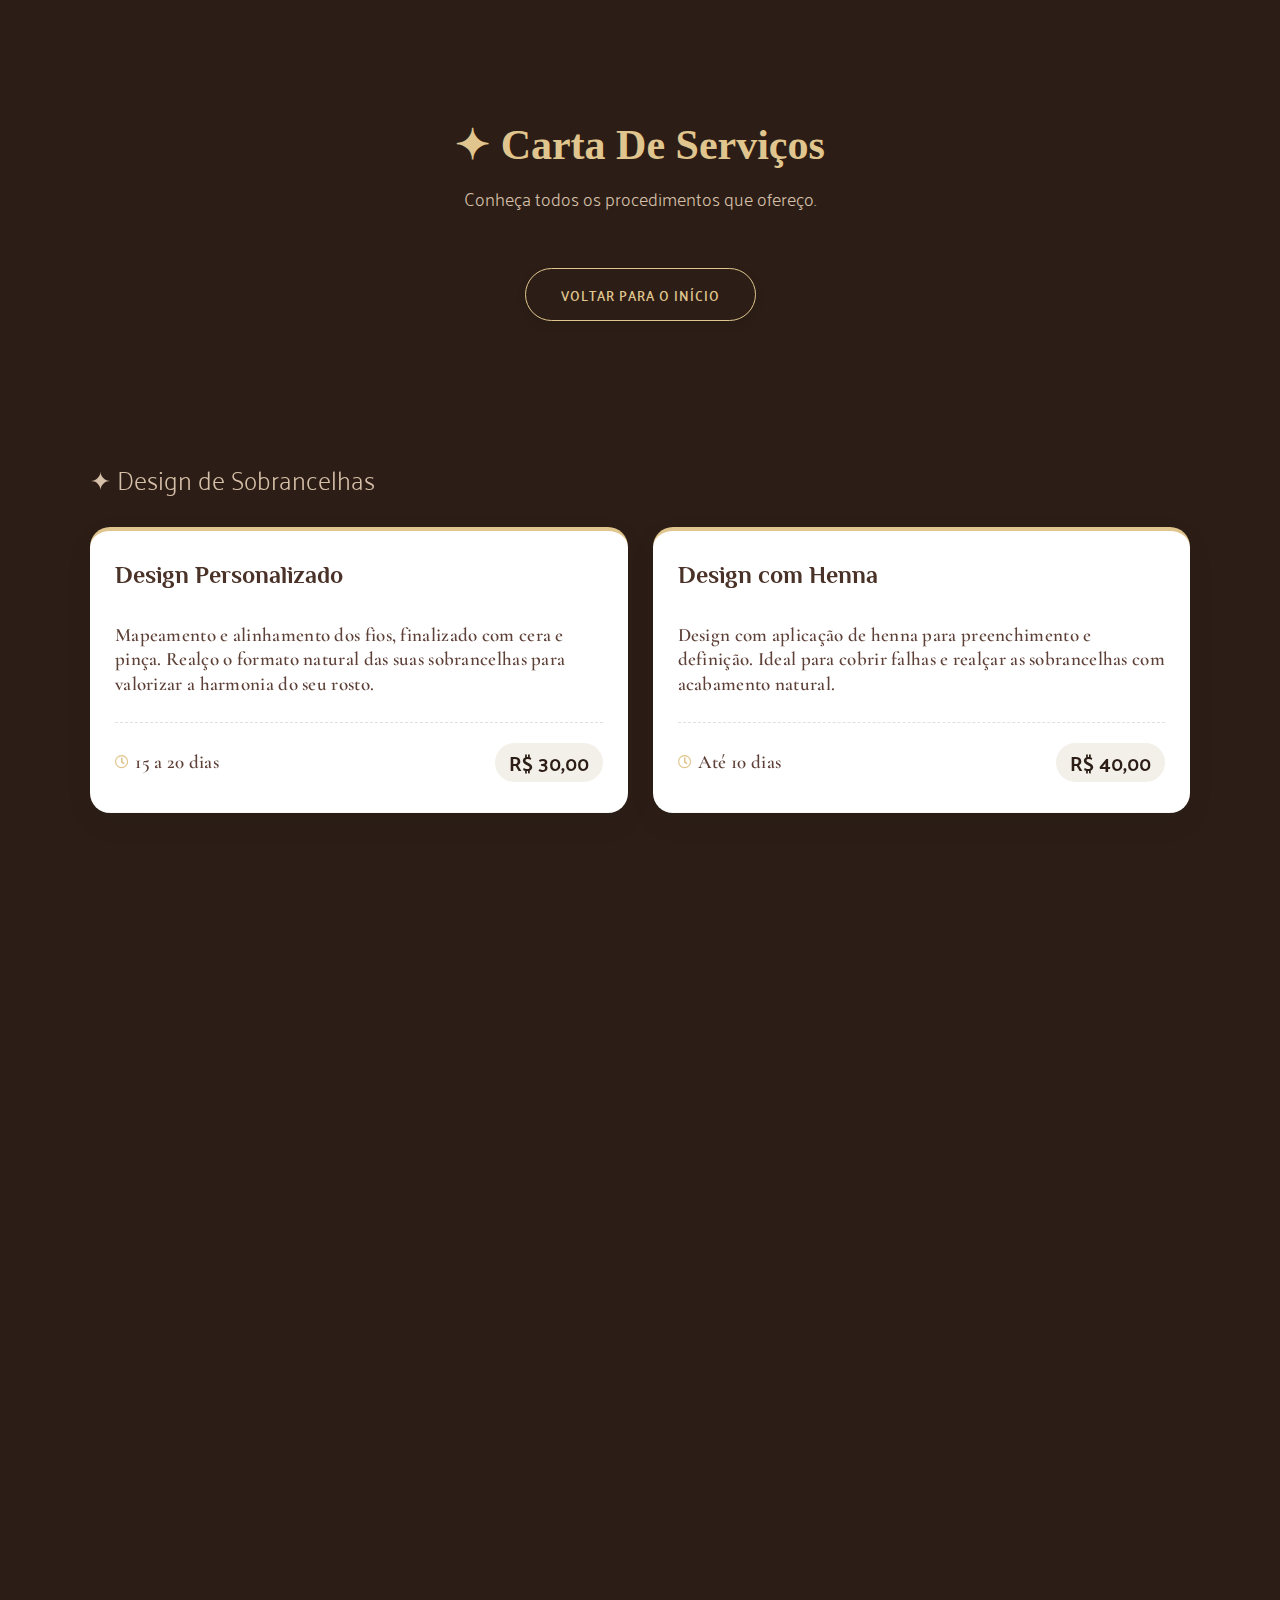
<file: serviços.html>
<!DOCTYPE html>
<html lang="pt-BR">
<head>
    <script async src="https://www.googletagmanager.com/gtag/js?id=AW-17560121118"></script>
    <script>
        window.dataLayer = window.dataLayer || [];
        function gtag(){dataLayer.push(arguments);}
        gtag('js', new Date());
        gtag('config', 'AW-17560121118');
    </script>

    <meta charset="UTF-8" />
    <meta name="viewport" content="width=device-width, initial-scale=1.0" />
    <title>Carta de Serviços | Mila Designer</title>

    <link rel="stylesheet" href="style.css" />
    <link rel="preconnect" href="https://fonts.googleapis.com" />
    <link rel="preconnect" href="https://fonts.gstatic.com" crossorigin />
    <link href="https://fonts.googleapis.com/css2?family=Palanquin&family=Philosopher&display=swap" rel="stylesheet"/>
    <link href="https://fonts.googleapis.com/css2?family=Cormorant+Garamond:wght@400;500;600&family=Palanquin&family=Philosopher&display=swap" rel="stylesheet"/>
    <link rel="stylesheet" href="https://unpkg.com/aos@2.3.1/dist/aos.css">

<link rel="icon" type="image/png" href="/favicon-96x96.png" sizes="96x96" />
<link rel="icon" type="image/svg+xml" href="/favicon.svg" />
<link rel="shortcut icon" href="/favicon.ico" />
<link rel="apple-touch-icon" sizes="180x180" href="/apple-touch-icon.png" />
<meta name="apple-mobile-web-app-title" content="MyWebSite" />
<link rel="manifest" href="/site.webmanifest" />
    <link rel="stylesheet" href="https://cdnjs.cloudflare.com/ajax/libs/font-awesome/5.15.4/css/all.min.css"/>

    <script>
    !function(f,b,e,v,n,t,s)
    {if(f.fbq)return;n=f.fbq=function(){n.callMethod?
    n.callMethod.apply(n,arguments):n.queue.push(arguments)};
    if(!f._fbq)f._fbq=n;n.push=n;n.loaded=!0;n.version='2.0';
    n.queue=[];t=b.createElement(e);t.async=!0;
    t.src=v;s=b.getElementsByTagName(e)[0];
    s.parentNode.insertBefore(t,s)}(window, document,'script',
    'https://connect.facebook.net/en_US/fbevents.js');
    fbq('init', '2537988803247753');
    fbq('track', 'PageView');
    </script>
    <noscript><img height="1" width="1" style="display:none"
    src="https://www.facebook.com/tr?id=2537988803247753&ev=PageView&noscript=1"
    /></noscript>
    <script>
    function gtag_report_conversion(url) {
      var callback = function () {
        if (typeof(url) != 'undefined') {
          window.location = url;
        }
      };
      gtag('event', 'conversion', {
          'send_to': 'AW-17560121118/Ww7xCN7llLYbEJ7eqLVB',
          'transaction_id': '', // Pode deixar vazio
          'event_callback': callback
      });
      return false;
    }
    </script>
</head>
<body>
    <header class="services-header">
        <div class="container">
            <h1 class="section-title">✦ Carta de Serviços</h1>
            <p class="header-subtitle">Conheça todos os procedimentos que ofereço.</p>
            <a href="index.html" class="btn btn-outline">Voltar para o Início</a>
        </div>
    </header>

    <main class="info-section">
        <div class="container">
            
            <h2 class="sub-title" data-aos="fade-right">✦ Design de Sobrancelhas</h2>
            <div class="services-list">
                <div class="service-card" data-aos="fade-up">
                    <h3>Design Personalizado</h3>
                    <p>Mapeamento e alinhamento dos fios, finalizado com cera e pinça. Realço o formato natural das suas sobrancelhas para valorizar a harmonia do seu rosto.</p>
                    <div class="service-footer">
                        <p class="service-duration"><i class="far fa-clock"></i> 15 a 20 dias</p>
                        <div class="service-price">R$ 30,00</div>
                    </div>
                </div>

                <div class="service-card" data-aos="fade-up" data-aos-delay="100">
                    <h3>Design com Henna</h3>
                    <p>Design com aplicação de henna para preenchimento e definição. Ideal para cobrir falhas e realçar as sobrancelhas com acabamento natural.</p>
                    <div class="service-footer">
                        <p class="service-duration"><i class="far fa-clock"></i> Até 10 dias</p>
                        <div class="service-price">R$ 40,00</div>
                    </div>
                </div>
            </div>

            <div class="section-divider" data-aos="fade-up"></div>

            <h2 class="sub-title" data-aos="fade-right">✦ Lifting & Lamination</h2>
            <div class="services-list">
                <div class="service-card" data-aos="fade-up">
                    <h3>Brow Lamination</h3>
                    <p>Técnica de alinhamento dos fios que garante efeito lifting e definição. Perfeita para realçar o volume e a simetria das sobrancelhas com um toque de sofisticação natural.</p>
                    <div class="service-footer">
                        <p class="service-duration"><i class="far fa-clock"></i> 4-6 Semanas</p>
                        <div class="service-price">R$ 100,00</div>
                    </div>
                </div>

                <div class="service-card" data-aos="fade-up" data-aos-delay="100">
                    <h3>Lash Lifting</h3>
                    <p>Procedimento que curva e hidrata seus cílios naturais desde a raiz, proporcionando um efeito de cílios mais longos e volumosos. Inclui coloração para um olhar marcante.</p>
                    <div class="service-footer">
                        <p class="service-duration"><i class="far fa-clock"></i> 4-6 Semanas</p>
                        <div class="service-price">R$ 100,00</div>
                    </div>
                </div>    
            </div>

            <div class="section-divider" data-aos="fade-up"></div>

            <h2 class="sub-title" data-aos="fade-right">✦ Hidratação Labial</h2>
            <div class="services-list">
                <div class="service-card" data-aos="fade-up">
                    <h3>NutriGloss (Hidratação)</h3>
                    <p>Tratamento de hidratação e nutrição profunda. Utiliza ativos como ácido hialurônico para restaurar a cor, o brilho e proporcionar um volume sutil.</p>
                    <div class="service-footer">
                        <p class="service-duration"><i class="far fa-clock"></i> 1 Sessão</p>
                        <div class="service-price">R$ 80,00</div>
                    </div>
                </div>
                <div class="service-card" data-aos="fade-up" data-aos-delay="100">
                    <h3>NutriGloss Color</h3>
                    <p>Todos os benefícios da hidratação profunda com um toque de cor revitalizante, deixando os lábios com aspecto saudável e corada.</p>
                    <div class="service-footer">
                        <p class="service-duration"><i class="far fa-clock"></i> 1 Sessão</p>
                        <div class="service-price">R$ 100,00</div>
                    </div>
                </div>
            </div>

            <div class="section-divider" data-aos="fade-up"></div>
            
            <h2 class="sub-title" data-aos="fade-right">✦ Epilação Facial</h2>
            <div class="services-list">
                <div class="service-card" data-aos="fade-up">
                    <h3>Epilação de Buço</h3>
                    <p>Remoção delicada dos pelos indesejados da região do buço, com técnica precisa para garantir suavidade e conforto. Acabamento limpo e natural.</p>
                    <div class="service-footer">
                        <p class="service-duration"><i class="far fa-clock"></i> 2-4 Semanas</p>
                        <div class="service-price">R$ 20,00</div>
                    </div>
                </div> 
            </div>

        </div>
    </main>

    <button class="floating-schedule-button open-modal-button" id="fab-button" role="button">
        <i class="fab fa-whatsapp"></i>
        <span>Agendar</span>
    </button>

<div id="agendamento-modal" class="modal-overlay">
    <div class="modal-card">
        <button id="theme-toggle" class="theme-toggle-btn" aria-label="Alternar Tema">
        <i class="fas fa-moon"></i>
    </button>
    <button class="close-button" aria-label="Fechar">
        <i class="fas fa-times"></i>
    </button>


        <div class="modal-header">
            <div class="header-decoration">✦</div>
            <h2 class="modal-title">Agende seu Momento</h2>
            <p class="modal-subtitle">Preencha para finalizar via WhatsApp</p>
        </div>

        <form id="agendamento-form">
            <div class="luxury-input-group">
                <input type="text" id="nome" name="nome" class="luxury-input" placeholder=" " required>
                <label for="nome" class="luxury-label">Seu Nome</label>
                <i class="far fa-user input-icon-right"></i>
            </div>

<div class="custom-multiselect" id="multiselect-container">
    <div class="fake-label">Procedimentos de Interesse</div>
    
    <div class="select-trigger" onclick="toggleDropdown()">
        <span class="trigger-text" id="selected-summary">Selecione um ou mais...</span>
        <i class="fas fa-chevron-down" style="color: #D7C0A9;"></i>
    </div>

    <div class="options-dropdown">
        
        <label class="checkbox-option">
            <input type="checkbox" name="procedimentos" value="Design Personalizado" data-preco="30.00" onchange="updateSummary()">
            <span>Design Personalizado (R$ 30,00)</span>
        </label>

        <label class="checkbox-option">
            <input type="checkbox" name="procedimentos" value="Design com Henna" data-preco="40.00" onchange="updateSummary()">
            <span>Design com Henna (R$ 40,00)</span>
        </label>

        <label class="checkbox-option">
            <input type="checkbox" name="procedimentos" value="Brow Lamination" data-preco="100.00" onchange="updateSummary()">
            <span>Brow Lamination (R$ 100,00)</span>
        </label>

                <label class="checkbox-option">
            <input type="checkbox" name="procedimentos" value="Brow Lamination C/ Henna" data-preco="130.00" onchange="updateSummary()">
            <span>Brow Lamination C/ Henna (R$ 130,00)</span>
        </label>

        <label class="checkbox-option">
            <input type="checkbox" name="procedimentos" value="Lash Lifting" data-preco="100.00" onchange="updateSummary()">
            <span>Lash Lifting (R$ 100,00)</span>
        </label>

        <label class="checkbox-option">
            <input type="checkbox" name="procedimentos" value="NutriGloss" data-preco="80.00" onchange="updateSummary()">
            <span>NutriGloss (R$ 80,00)</span>
        </label>

        <label class="checkbox-option">
            <input type="checkbox" name="procedimentos" value="NutriGloss Color" data-preco="100.00" onchange="updateSummary()">
            <span>NutriGloss Color (R$ 100,00)</span>
        </label>

        <button type="button" class="btn-confirm-selection" onclick="toggleDropdown()">Confirmar</button>
    </div>
</div>

            <div class="gold-upsell-wrapper">
                <input type="checkbox" id="adicional-buco" class="hidden-checkbox">
                <label for="adicional-buco" class="gold-upsell-card">
                    <div class="upsell-content">
                        <span class="upsell-tag">Oferta Especial</span>
                        <span class="upsell-main-text">Adicionar Epilação de Buço?</span>
                        <span class="upsell-price">+ R$ 15,00</span>
                    </div>
                    <div class="upsell-check-circle">
                        <i class="fas fa-check"></i>
                    </div>
                </label>
            </div>

            <div class="luxury-input-group">
                <input type="text" id="disponibilidade" name="disponibilidade" class="luxury-input" placeholder=" " required>
                <label for="disponibilidade" class="luxury-label">Preferência de Dia/Horário</label>
                <i class="far fa-calendar input-icon-right"></i>
            </div>

            <div class="terms-wrapper" style="margin-bottom: 25px; display: flex; align-items: flex-start; gap: 10px;">
    <input type="checkbox" id="termos-uso" required style="margin-top: 5px; accent-color: var(--primary-brown);">
    <label for="termos-uso" style="font-family: var(--font-main); font-size: 13px; color: #6A4A3C; line-height: 1.4;">
        Estou ciente que cancelamentos devem ser feitos com <strong>24h de antecedência</strong>. O não comparecimento sem aviso prévio poderá impedir novos agendamentos.
    </label>
</div>

            <button type="submit" class="btn-submit-luxury">
                <span>Confirmar Agendamento</span>
                <i class="fab fa-whatsapp"></i>
            </button>
        </form>
    </div>
</div>

    <script src="https://unpkg.com/aos@2.3.1/dist/aos.js"></script> 
<script>
    // 1. INICIA ANIMAÇÕES
    AOS.init({
        duration: 800,
        once: true,
    });

    // 2. LÓGICA OTIMIZADA DO BOTÃO FLUTUANTE (Para não travar a rolagem)
    if (window.matchMedia("(max-width: 767px)").matches) {
        const fabButton = document.getElementById('fab-button');
        let ticking = false; // Variável de controle para performance

        window.addEventListener('scroll', function() {
            if (!ticking) {
                window.requestAnimationFrame(function() {
                    if (window.scrollY > 200) {
                        fabButton.classList.add('visible');
                    } else {
                        fabButton.classList.remove('visible');
                    }
                    ticking = false;
                });
                ticking = true;
            }
        });
    }

    // =====================================
    // 3. LÓGICA DO MODAL & FORMULÁRIO NOVO
    // =====================================

    const modal = document.getElementById('agendamento-modal');
    const openModalButtons = document.querySelectorAll('.open-modal-button');
    const closeModalButton = document.querySelector('.close-button');
    const agendamentoForm = document.getElementById('agendamento-form');

    // --- LÓGICA DO MODO DARK (ECLIPSE) ---
    const themeToggleBtn = document.getElementById('theme-toggle');
    const modalCard = document.querySelector('.modal-card');
    const themeIcon = themeToggleBtn.querySelector('i');

    themeToggleBtn.addEventListener('click', (e) => {
        e.preventDefault(); // Evita reload
        
        // Troca a classe
        modalCard.classList.toggle('dark-mode');
        
        // Troca o ícone (Lua <-> Sol)
        if (modalCard.classList.contains('dark-mode')) {
            themeIcon.classList.remove('fa-moon');
            themeIcon.classList.add('fa-sun'); // Vira Sol no modo escuro
        } else {
            themeIcon.classList.remove('fa-sun');
            themeIcon.classList.add('fa-moon'); // Vira Lua no modo claro
        }
    });

    // Função para abrir o modal
    const openModal = () => {
        modal.style.display = 'flex';
        document.body.classList.add('modal-open');
    }

    // Função para fechar o modal
    const closeModal = () => {
        modal.style.display = 'none';
        document.body.classList.remove('modal-open');
    }

    // Adiciona o evento de clique a todos os botões de agendamento
    openModalButtons.forEach(button => {
        button.addEventListener('click', openModal);
    });

    // Eventos para fechar o modal
    closeModalButton.addEventListener('click', closeModal);
    modal.addEventListener('click', (event) => {
        if (event.target === modal) {
            closeModal();
        }
    });


    // --- LÓGICA DO DROPDOWN MULTI-SELEÇÃO ---

    // Abre/Fecha o dropdown
    function toggleDropdown() {
        const container = document.getElementById('multiselect-container');
        container.classList.toggle('active');
    }

    // Atualiza o texto do resumo (ex: "Design, Brow Lamination...")
    function updateSummary() {
        const checkboxes = document.querySelectorAll('input[name="procedimentos"]:checked');
        const summaryText = document.getElementById('selected-summary');
        
        if (checkboxes.length === 0) {
            summaryText.textContent = "Selecione um ou mais...";
            summaryText.classList.remove('has-selection');
        } else {
            // Pega só os nomes e junta com vírgula (quebra linha visualmente pelo CSS)
            let nomes = Array.from(checkboxes).map(cb => cb.value);
            summaryText.textContent = nomes.join(', '); 
            summaryText.classList.add('has-selection');
        }
    }

    // Fecha o dropdown se clicar fora dele
    document.addEventListener('click', function(e) {
        const container = document.getElementById('multiselect-container');
        // Se o clique NÃO foi dentro do container e o container está aberto
        if (!container.contains(e.target) && container.classList.contains('active')) {
            container.classList.remove('active');
        }
    });

    // =====================================
    // ENVIO DO FORMULÁRIO (CORRIGIDO PARA MULTI-SELEÇÃO)
    // =====================================
    agendamentoForm.addEventListener('submit', (event) => {
        event.preventDefault(); 

        const nome = document.getElementById('nome').value;
        const disp = document.getElementById('disponibilidade').value;
        const temBuco = document.getElementById('adicional-buco').checked;
        const seuNumero = '5533984255696';

        // 1. Captura todos os checkboxes marcados na lista nova
        const checkboxes = document.querySelectorAll('input[name="procedimentos"]:checked');
        
        // Validação: Se não marcou nada, avisa e para.
        if (checkboxes.length === 0) {
            alert("Por favor, selecione pelo menos um procedimento.");
            return;
        }

        // 2. Monta a lista de nomes e calcula o total
        let listaProcedimentos = [];
        let total = 0;

        checkboxes.forEach((box) => {
            listaProcedimentos.push("• " + box.value); // Adiciona na lista com uma bolinha
            total += parseFloat(box.getAttribute('data-preco')); // Soma o preço
        });

        // 3. Adiciona o Buço na conta se tiver
        if (temBuco) {
            listaProcedimentos.push("*+ Adicional: Epilação de Buço*");
            total += 15.00;
        }
        
        // Monta a mensagem base
        let mensagem = `✨ Olá! Gostaria de agendar um horário.\n\n`;
        mensagem += `*Nome:* ${nome}\n\n`;
        mensagem += `*Procedimentos:*\n${listaProcedimentos.join('\n')}\n\n`; // Lista um embaixo do outro
        mensagem += `*Valor Total:* R$ ${total.toFixed(2).replace('.', ',')}\n\n`; // Total calculado
        
        mensagem += `*Disponibilidade:* ${disp}\n\n`; 

        mensagem += `_Estou ciente da política de cancelamento de 24h._ `;
        const mensagemCodificada = encodeURIComponent(mensagem);
        const whatsappURL = `https://wa.me/${seuNumero}?text=${mensagemCodificada}`;

        // 1. RASTREIA FACEBOOK (Se existir, rastreia e continua)
        if (typeof fbq === 'function') {
            fbq('track', 'Lead');
        }

        // 2. REDIRECIONAMENTO INTELIGENTE
        // Tenta usar a função do Google Ads (que tem o redirect embutido no callback)
        if (typeof gtag_report_conversion === 'function') {
            // O Google vai registrar a conversão e DEPOIS redirecionar
            gtag_report_conversion(whatsappURL);
        } else {
            // Se o Google falhar (bloqueador de anúncios), redireciona na marra
            window.location = whatsappURL;
        }
        
        closeModal();
        agendamentoForm.reset();
        document.getElementById('adicional-buco').checked = false;
        // Limpa a seleção visual do dropdown
        document.querySelectorAll('input[name="procedimentos"]').forEach(box => box.checked = false);
        document.getElementById('selected-summary').textContent = "Selecione um ou mais...";
    });
    </script>
</body>
</html>
</file>
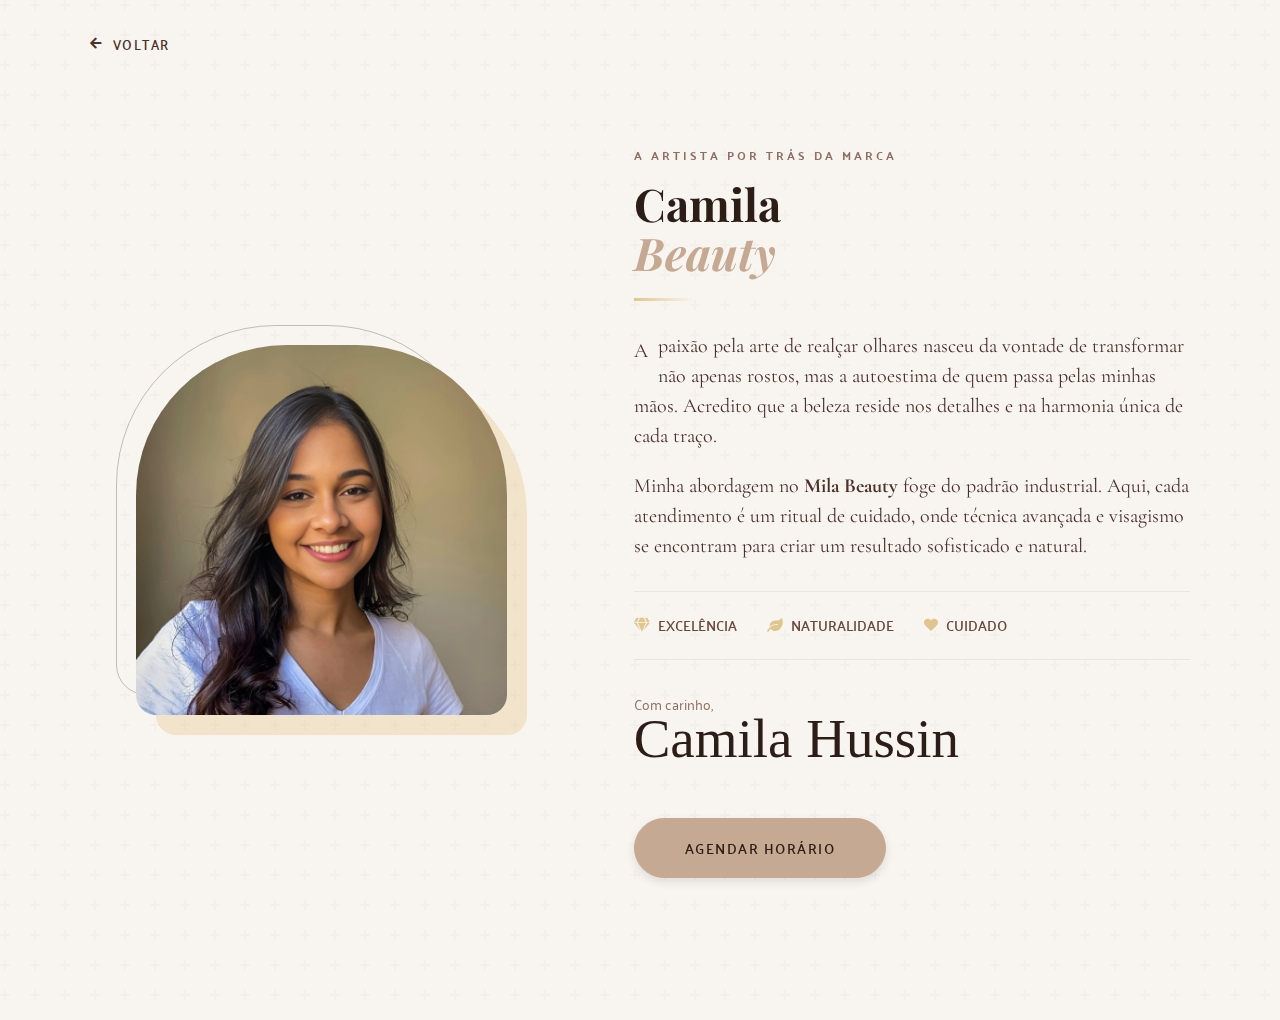
<file: sobre-mim.html>
<!DOCTYPE html>
<html lang="pt-BR">
<head>
    <meta charset="UTF-8" />
    <meta name="viewport" content="width=device-width, initial-scale=1.0" />
    <title>Sobre Mim | Mila Beauty</title>

    <link rel="stylesheet" href="style.css" />
    <link rel="preconnect" href="https://fonts.googleapis.com" />
    <link rel="preconnect" href="https://fonts.gstatic.com" crossorigin />
    
    <link href="https://fonts.googleapis.com/css2?family=Palanquin&family=Philosopher&display=swap" rel="stylesheet"/>
    <link href="https://fonts.googleapis.com/css2?family=Cormorant+Garamond:wght@400;500;600&family=Playfair+Display:ital,wght@0,400..900;1,400..900&display=swap" rel="stylesheet">
    <link href="https://fonts.googleapis.com/css2?family=Monsieur+La+Doulaise&display=swap" rel="stylesheet"> <link rel="stylesheet" href="https://unpkg.com/aos@2.3.1/dist/aos.css">
    <link rel="stylesheet" href="https://cdnjs.cloudflare.com/ajax/libs/font-awesome/5.15.4/css/all.min.css"/>

<link rel="icon" type="image/png" href="/favicon-96x96.png" sizes="96x96" />
<link rel="icon" type="image/svg+xml" href="/favicon.svg" />
<link rel="shortcut icon" href="/favicon.ico" />
<link rel="apple-touch-icon" sizes="180x180" href="/apple-touch-icon.png" />
<meta name="apple-mobile-web-app-title" content="MyWebSite" />
<link rel="manifest" href="/site.webmanifest" />
    
    <script async src="https://www.googletagmanager.com/gtag/js?id=AW-17560121118"></script>
    <script>
      window.dataLayer = window.dataLayer || [];
      function gtag(){dataLayer.push(arguments);}
      gtag('js', new Date());
      gtag('config', 'AW-17560121118');
    </script>
    <script>
    !function(f,b,e,v,n,t,s)
    {if(f.fbq)return;n=f.fbq=function(){n.callMethod?
    n.callMethod.apply(n,arguments):n.queue.push(arguments)};
    if(!f._fbq)f._fbq=n;n.push=n;n.loaded=!0;n.version='2.0';
    n.queue=[];t=b.createElement(e);t.async=!0;
    t.src=v;s=b.getElementsByTagName(e)[0];
    s.parentNode.insertBefore(t,s)}(window, document,'script',
    'https://connect.facebook.net/en_US/fbevents.js');
    fbq('init', '2537988803247753');
    fbq('track', 'PageView');
    </script>
    <script>
    function gtag_report_conversion(url) {
      var callback = function () {
        if (typeof(url) != 'undefined') {
          window.location = url;
        }
      };
      gtag('event', 'conversion', {
          'send_to': 'AW-17560121118/Ww7xCN7llLYbEJ7eqLVB',
          'transaction_id': '',
          'event_callback': callback
      });
      return false;
    }
    </script>
</head>
<body class="about-page-body">
    
    <header class="about-header-luxury">
        <div class="container">
            <a href="index.html" class="btn-back-luxury"><i class="fas fa-arrow-left"></i> Voltar</a>
        </div>
    </header>

    <main class="about-luxury-section">
        <div class="container about-grid">
            
            <div class="about-visual" data-aos="fade-right" data-aos-duration="1000">
                <div class="image-frame-luxury">
                    <img src="images/Camila.jpg" alt="Camila - Mila Beauty" class="camila-photo">
                    <div class="frame-decoration"></div>

                </div>
            </div>

            <div class="about-narrative" data-aos="fade-left" data-aos-duration="1000">
                <h4 class="pre-title">A Artista por trás da marca</h4>
                <h1 class="luxury-title">Camila <span class="last-name">Beauty</span></h1>
                
                <div class="divider-gold"></div>

                <div class="text-content-editorial">
                    <p class="drop-cap">A</p>
                    <p>paixão pela arte de realçar olhares nasceu da vontade de transformar não apenas rostos, mas a autoestima de quem passa pelas minhas mãos. Acredito que a beleza reside nos detalhes e na harmonia única de cada traço.</p>
                    
                    <p>Minha abordagem no <strong>Mila Beauty</strong> foge do padrão industrial. Aqui, cada atendimento é um ritual de cuidado, onde técnica avançada e visagismo se encontram para criar um resultado sofisticado e natural.</p>
                </div>

                <div class="values-grid">
                    <div class="value-item">
                        <i class="fas fa-gem"></i>
                        <span>Excelência</span>
                    </div>
                    <div class="value-item">
                        <i class="fas fa-leaf"></i>
                        <span>Naturalidade</span>
                    </div>
                    <div class="value-item">
                        <i class="fas fa-heart"></i>
                        <span>Cuidado</span>
                    </div>
                </div>

                <div class="signature-block">
                    <p>Com carinho,</p>
                    <span class="signature-font">Camila Hussin</span>
                </div>
                
                <button class="btn btn-primary open-modal-button cta-about">
                    Agendar Horário
                </button>
            </div>
        </div>
    </main>

    <button class="floating-schedule-button open-modal-button" id="fab-button" role="button">
        <i class="fab fa-whatsapp"></i>
        <span>Agendar</span>
    </button>

    <div id="agendamento-modal" class="modal-overlay">
        <div class="modal-card">
            <button id="theme-toggle" class="theme-toggle-btn" aria-label="Alternar Tema">
        <i class="fas fa-moon"></i>
    </button>
    <button class="close-button" aria-label="Fechar">
        <i class="fas fa-times"></i>
    </button>

            <div class="modal-header">
                <div class="header-decoration">✦</div>
                <h2 class="modal-title">Agende seu Momento</h2>
                <p class="modal-subtitle">Preencha para finalizar via WhatsApp</p>
            </div>
            <form id="agendamento-form">
                <div class="luxury-input-group">
                    <input type="text" id="nome" name="nome" class="luxury-input" placeholder=" " required>
                    <label for="nome" class="luxury-label">Seu Nome</label>
                    <i class="far fa-user input-icon-right"></i>
                </div>


<div class="custom-multiselect" id="multiselect-container">
    <div class="fake-label">Procedimentos de Interesse</div>
    
    <div class="select-trigger" onclick="toggleDropdown()">
        <span class="trigger-text" id="selected-summary">Selecione um ou mais...</span>
        <i class="fas fa-chevron-down" style="color: #D7C0A9;"></i>
    </div>

    <div class="options-dropdown">
        
        <label class="checkbox-option">
            <input type="checkbox" name="procedimentos" value="Design Personalizado" data-preco="30.00" onchange="updateSummary()">
            <span>Design Personalizado (R$ 30,00)</span>
        </label>

        <label class="checkbox-option">
            <input type="checkbox" name="procedimentos" value="Design com Henna" data-preco="40.00" onchange="updateSummary()">
            <span>Design com Henna (R$ 40,00)</span>
        </label>

        <label class="checkbox-option">
            <input type="checkbox" name="procedimentos" value="Brow Lamination" data-preco="100.00" onchange="updateSummary()">
            <span>Brow Lamination (R$ 100,00)</span>
        </label>

                <label class="checkbox-option">
            <input type="checkbox" name="procedimentos" value="Brow Lamination C/ Henna" data-preco="130.00" onchange="updateSummary()">
            <span>Brow Lamination C/ Henna (R$ 130,00)</span>
        </label>

        <label class="checkbox-option">
            <input type="checkbox" name="procedimentos" value="Lash Lifting" data-preco="100.00" onchange="updateSummary()">
            <span>Lash Lifting (R$ 100,00)</span>
        </label>

        <label class="checkbox-option">
            <input type="checkbox" name="procedimentos" value="NutriGloss" data-preco="80.00" onchange="updateSummary()">
            <span>NutriGloss (R$ 80,00)</span>
        </label>

        <label class="checkbox-option">
            <input type="checkbox" name="procedimentos" value="NutriGloss Color" data-preco="100.00" onchange="updateSummary()">
            <span>NutriGloss Color (R$ 100,00)</span>
        </label>

        <button type="button" class="btn-confirm-selection" onclick="toggleDropdown()">Confirmar</button>
    </div>
</div>



                <div class="gold-upsell-wrapper">
                    <input type="checkbox" id="adicional-buco" class="hidden-checkbox">
                    <label for="adicional-buco" class="gold-upsell-card">
                        <div class="upsell-content">
                            <span class="upsell-tag">Oferta Especial</span>
                            <span class="upsell-main-text">Adicionar Epilação de Buço?</span>
                            <span class="upsell-price">+ R$ 15,00</span>
                        </div>
                        <div class="upsell-check-circle">
                            <i class="fas fa-check"></i>
                        </div>
                    </label>
                </div>
                <div class="luxury-input-group">
                    <input type="text" id="disponibilidade" name="disponibilidade" class="luxury-input" placeholder=" " required>
                    <label for="disponibilidade" class="luxury-label">Preferência de Dia/Horário</label>
                    <i class="far fa-calendar input-icon-right"></i>
                </div>

                <div class="terms-wrapper" style="margin-bottom: 25px; display: flex; align-items: flex-start; gap: 10px;">
    <input type="checkbox" id="termos-uso" required style="margin-top: 5px; accent-color: var(--primary-brown);">
    <label for="termos-uso" style="font-family: var(--font-main); font-size: 13px; color: #6A4A3C; line-height: 1.4;">
        Estou ciente que cancelamentos devem ser feitos com <strong>24h de antecedência</strong>. O não comparecimento sem aviso prévio poderá impedir novos agendamentos.
    </label>
</div>
                <button type="submit" class="btn-submit-luxury">
                    <span>Confirmar Agendamento</span>
                    <i class="fab fa-whatsapp"></i>
                </button>
            </form>
        </div>
    </div>

    <script src="https://unpkg.com/aos@2.3.1/dist/aos.js"></script> 
<script>
    // 1. INICIA ANIMAÇÕES
    AOS.init({
        duration: 800,
        once: true,
    });

    // 2. LÓGICA OTIMIZADA DO BOTÃO FLUTUANTE (Para não travar a rolagem)
    if (window.matchMedia("(max-width: 767px)").matches) {
        const fabButton = document.getElementById('fab-button');
        let ticking = false; // Variável de controle para performance

        window.addEventListener('scroll', function() {
            if (!ticking) {
                window.requestAnimationFrame(function() {
                    if (window.scrollY > 200) {
                        fabButton.classList.add('visible');
                    } else {
                        fabButton.classList.remove('visible');
                    }
                    ticking = false;
                });
                ticking = true;
            }
        });
    }

    // =====================================
    // 3. LÓGICA DO MODAL & FORMULÁRIO NOVO
    // =====================================

    const modal = document.getElementById('agendamento-modal');
    const openModalButtons = document.querySelectorAll('.open-modal-button');
    const closeModalButton = document.querySelector('.close-button');
    const agendamentoForm = document.getElementById('agendamento-form');

    // --- LÓGICA DO MODO DARK (ECLIPSE) ---
    const themeToggleBtn = document.getElementById('theme-toggle');
    const modalCard = document.querySelector('.modal-card');
    const themeIcon = themeToggleBtn.querySelector('i');

    themeToggleBtn.addEventListener('click', (e) => {
        e.preventDefault(); // Evita reload
        
        // Troca a classe
        modalCard.classList.toggle('dark-mode');
        
        // Troca o ícone (Lua <-> Sol)
        if (modalCard.classList.contains('dark-mode')) {
            themeIcon.classList.remove('fa-moon');
            themeIcon.classList.add('fa-sun'); // Vira Sol no modo escuro
        } else {
            themeIcon.classList.remove('fa-sun');
            themeIcon.classList.add('fa-moon'); // Vira Lua no modo claro
        }
    });

    // Função para abrir o modal
    const openModal = () => {
        modal.style.display = 'flex';
        document.body.classList.add('modal-open');
    }

    // Função para fechar o modal
    const closeModal = () => {
        modal.style.display = 'none';
        document.body.classList.remove('modal-open');
    }

    // Adiciona o evento de clique a todos os botões de agendamento
    openModalButtons.forEach(button => {
        button.addEventListener('click', openModal);
    });

    // Eventos para fechar o modal
    closeModalButton.addEventListener('click', closeModal);
    modal.addEventListener('click', (event) => {
        if (event.target === modal) {
            closeModal();
        }
    });


    // --- LÓGICA DO DROPDOWN MULTI-SELEÇÃO ---

    // Abre/Fecha o dropdown
    function toggleDropdown() {
        const container = document.getElementById('multiselect-container');
        container.classList.toggle('active');
    }

    // Atualiza o texto do resumo (ex: "Design, Brow Lamination...")
    function updateSummary() {
        const checkboxes = document.querySelectorAll('input[name="procedimentos"]:checked');
        const summaryText = document.getElementById('selected-summary');
        
        if (checkboxes.length === 0) {
            summaryText.textContent = "Selecione um ou mais...";
            summaryText.classList.remove('has-selection');
        } else {
            // Pega só os nomes e junta com vírgula (quebra linha visualmente pelo CSS)
            let nomes = Array.from(checkboxes).map(cb => cb.value);
            summaryText.textContent = nomes.join(', '); 
            summaryText.classList.add('has-selection');
        }
    }

    // Fecha o dropdown se clicar fora dele
    document.addEventListener('click', function(e) {
        const container = document.getElementById('multiselect-container');
        // Se o clique NÃO foi dentro do container e o container está aberto
        if (!container.contains(e.target) && container.classList.contains('active')) {
            container.classList.remove('active');
        }
    });

    // =====================================
    // ENVIO DO FORMULÁRIO (CORRIGIDO PARA MULTI-SELEÇÃO)
    // =====================================
    agendamentoForm.addEventListener('submit', (event) => {
        event.preventDefault(); 

        const nome = document.getElementById('nome').value;
        const disp = document.getElementById('disponibilidade').value;
        const temBuco = document.getElementById('adicional-buco').checked;
        const seuNumero = '5533984255696';

        // 1. Captura todos os checkboxes marcados na lista nova
        const checkboxes = document.querySelectorAll('input[name="procedimentos"]:checked');
        
        // Validação: Se não marcou nada, avisa e para.
        if (checkboxes.length === 0) {
            alert("Por favor, selecione pelo menos um procedimento.");
            return;
        }

        // 2. Monta a lista de nomes e calcula o total
        let listaProcedimentos = [];
        let total = 0;

        checkboxes.forEach((box) => {
            listaProcedimentos.push("• " + box.value); // Adiciona na lista com uma bolinha
            total += parseFloat(box.getAttribute('data-preco')); // Soma o preço
        });

        // 3. Adiciona o Buço na conta se tiver
        if (temBuco) {
            listaProcedimentos.push("*+ Adicional: Epilação de Buço*");
            total += 15.00;
        }
        
        // Monta a mensagem base
        let mensagem = `✨ Olá! Gostaria de agendar um horário.\n\n`;
        mensagem += `*Nome:* ${nome}\n\n`;
        mensagem += `*Procedimentos:*\n${listaProcedimentos.join('\n')}\n\n`; // Lista um embaixo do outro
        mensagem += `*Valor Total:* R$ ${total.toFixed(2).replace('.', ',')}\n\n`; // Total calculado
        
        mensagem += `*Disponibilidade:* ${disp}\n\n`; 

        mensagem += `_Estou ciente da política de cancelamento de 24h._ `;
        const mensagemCodificada = encodeURIComponent(mensagem);
        const whatsappURL = `https://wa.me/${seuNumero}?text=${mensagemCodificada}`;

        // 1. RASTREIA FACEBOOK (Se existir, rastreia e continua)
        if (typeof fbq === 'function') {
            fbq('track', 'Lead');
        }

        // 2. REDIRECIONAMENTO INTELIGENTE
        // Tenta usar a função do Google Ads (que tem o redirect embutido no callback)
        if (typeof gtag_report_conversion === 'function') {
            // O Google vai registrar a conversão e DEPOIS redirecionar
            gtag_report_conversion(whatsappURL);
        } else {
            // Se o Google falhar (bloqueador de anúncios), redireciona na marra
            window.location = whatsappURL;
        }
        
        closeModal();
        agendamentoForm.reset();
        document.getElementById('adicional-buco').checked = false;
        // Limpa a seleção visual do dropdown
        document.querySelectorAll('input[name="procedimentos"]').forEach(box => box.checked = false);
        document.getElementById('selected-summary').textContent = "Selecione um ou mais...";
    });
    </script>
</body>
</html>
</file>
<file: style.css>
/* Definição de variáveis e estilos globais */
:root {
  --text-dark: #3E2723;       /* Marrom café bem escuro */
  --primary-brown: #6A4A3C;   /* O marrom médio dos botões */
  --accent-gold: #E0C68E;     /* Dourado para substituir o rosa */
  --bg-cream: #F2F0E9;        /* O fundo creme da sua tela nova */
  --btn-light-bg: #D7C0A9;    /* O fundo bege dos botões claros */
  
  --font-main: "Palanquin", sans-serif;
  --font-title: "Philosopher", sans-serif;
}

body {
  margin: 0;
  font-family: var(--font-main);
  color: var(--text-dark);
  background-color: var(--bg-cream); /* Garante que o site todo tenha esse fundo nude */
  font-size: 15.5px;
  line-height: 24.8px;
  overflow-x: hidden;
}

/* Estilos do Container */
.container {
  width: 100%;
  max-width: 1140px;
  margin-left: auto;
  margin-right: auto;
  padding-left: 20px;
  padding-right: 20px;
  box-sizing: border-box;
}

/* Seção Hero (Banner Principal) */
.hero-section {
  position: relative;
  
  /* Adicione/Ajuste esta linha aqui: */
  padding-bottom: 80px; /* Isso cria um espaço grande embaixo dos botões antes da onda começar */
  
  /* ... mantenha o resto das configurações (background, etc) ... */
  background-size: cover;
  background-position: center;
  background-repeat: no-repeat;
  text-align: center;
}
/* Cor escurecida na parte superior do site, como um óculos de sol */
.hero-overlay {
  position: absolute;
  top: 0;
  left: 0;
  width: 100%;
  height: 100%;
  background-color: #E6DCCB; /* stone-950 */
  opacity: 0.65;
}

/*SVG, curva estética no meio do site */
.hero-shape {
    position: absolute;
    bottom: 0;
    left: 0;
    width: 100%;
    overflow: hidden;
    line-height: 0;
    transform: scale(-1, -1); /* Mantém a inversão para a forma ficar correta */
}

/* Faz a onda ser maior que a tela horizontalmente pra não ter risco, já que overflow hidden vai cortar do mesmo jeito  */
.hero-shape svg {
    position: relative;
    display: block;
    width: calc(127% + 1.3px);
    height: 113px;
}

/* COR DA ONDA  */
.hero-shape .shape-fill {
    fill: #2c1e16;
}

.hero-content {
  position: relative; 
  z-index: 2;
}
/* tamanho da logo e dimensoes */
.logo {
  width: 290px; 
  max-width: 100%; 
  height: auto;
  margin-bottom: 15px;
}

.main-title {
  color: #6A4A3C;
font-family: 'Playfair Display', serif;
    font-style: italic;
    font-size: 45px;
  line-height: 48px;
  margin-bottom: 30px;
  
}

.star-detail {
    font-size: 30px; /* Tamanho menor para a estrela (o título está com 45px) */
    vertical-align: middle; /* Isso alinha a estrela no centro da altura do texto */
    position: relative;
    top: -3px; /* Um ajuste fino pra subir ela um pouquinho se precisar */
}

.button-group {
  display: flex;
  flex-direction: column;
  gap: 15px;
  align-items: center;
}

/* Estilos de Botões */
.btn {
  position: relative;
  display: inline-flex;
  justify-content: center;
  align-items: center;
  padding: 16px 30px;
  border-radius: 50px; /* Borda bem redonda igual ao print */
  border: 1px solid transparent;
  text-transform: uppercase;
  text-decoration: none;
  font-weight: 600;
  letter-spacing: 1.5px; /* Espaçamento chique entre letras */
  width: 100%;
  box-sizing: border-box;
  margin-top: 15px;
  transition: all 0.3s ease;
  cursor: pointer;
  font-family: var(--font-main);
  font-size: 14px;
  box-shadow: 0 4px 10px rgba(0,0,0,0.1); /* Sombra suave */
}

/* Botão Principal (Igual aos 2 primeiros do print: Bege escuro com texto escuro) */
.btn-primary {
  background-color: #C6A992; /* Tom Cappuccino */
  color: #2c1e16;
  border: 1px solid #C6A992;
}

.btn-primary:hover {
  background-color: #bfa085;
  transform: translateY(-2px);
}

/* Botão Secundário (Igual ao último do print: Marrom escuro) */
.btn-secondary {
  background-color: #4A3228; /* Café */
  color: #F2F0E9; /* Texto claro */
  border: 1px solid #5D4033;
}

.btn-secondary:hover {
  background-color: #3E2920;
  border-color: var(--accent-gold); /* Brilho dourado ao passar o mouse */
}

/* Botão Outline (Para usar na seção escura se precisar de variação) */
.btn-outline {
  background-color: var(--accent-gold); /* O creme bonito (#E0C68E) */
  color: #2c1e16; /* Letra marrom escuro (café) para dar leitura */
  border: 1px solid var(--accent-gold);
}

/* Efeito ao passar o mouse (opcional: fica levemente mais claro ou escuro) */
.btn-outline:hover {
  filter: brightness(0.95); /* Escurece só um pouquinho para dar sensação de clique */
  transform: translateY(-2px); /* O pulinho clássico */
}

/* Estilo para os ícones dentro dos botões */
.btn i {
  margin-right: 10px; /* Cria um espaço entre o ícone e o texto */
  font-size: 20px;
}

.info-bottom-wave {
    position: absolute;
    bottom: -1px; /* Garante que cole lá embaixo sem fresta */
    left: 0;
    width: 100%;
    overflow: hidden;
    line-height: 0;
    /* Inverti a escala horizontal para a curva ficar diferente da do topo */
    transform: scaleX(-1); 
}

.info-bottom-wave svg {
    position: relative;
    display: block;
    width: calc(100% + 1.3px);
    height: 70px; /* Altura da onda */
}

.info-bottom-wave .shape-fill {
    fill: var(--bg-cream); /* AQUI ESTÁ O TRUQUE: Cor do fundo da próxima seção */
}
/* Seção de Informações */
.info-section {
  padding: 50px 30px; /* Aumentei um pouco o respiro */
  background-color: #2c1e16; /* Um marrom quase preto, muito chique */
  color: var(--bg-cream); /* Texto geral claro */
  border: none !important; 
  outline: none !important;
  margin-top: -2px;  /* Puxa a seção pra cima para tampar o buraco */
  position: relative; /* Garante que ela fique por cima se precisar */
  z-index: 10;
}

.info-columns {
  display: flex;
  flex-direction: column;
}

.info-column {
  width: 100%;
  padding: 30px;
  box-sizing: border-box;
  text-align: center;
}

.section-title {
  font-family: var(--font-title);
  color: var(--accent-gold); /* Substituímos o ROSA (#b12a88b9) pelo DOURADO */
  font-size: 36px;
  line-height: 44px;
  margin-bottom: 20px;
  text-transform: capitalize; /* Deixa a primeira letra maiúscula elegante */
}

.sub-title {
  font-family: var(--font-main);
  color: #D7C0A9; /* Um bege suave, substituindo o rosa antigo */
  font-size: 22px;
  line-height: 1.6;
  font-weight: 300;
  margin-top: 10px;
  margin-bottom: 30px;
}

/* Estilos para telas maiores (Desktop) - o que era `md:` */
@media (min-width: 768px) {
  body {
    font-size: 17px;
    line-height: 27.2px;
  }

  .hero-section {
    padding: 215px 0;
    background-position: 100% top;
  }

  .hero-shape svg {
    height: 60px;
    width: calc(200% + 1.3px);
  }

  .main-title {
    font-size: 55px;
    line-height: 66px;
    color: #543618;
  }
  
  .button-group {
    flex-direction: row;
    justify-content: center;
  }

  .btn {
    width: auto;
  }

  .info-columns {
    flex-direction: row;
  }

  .info-column {
    width: 50%;
  }

  .section-title {
    font-size: 40px;
    line-height: 50px;
  }

  .sub-title {
    font-size: 25px;
    line-height: 37.5px;
  }
}

/* Estilos para o mapa incorporado */
.map-responsive {
  width: 90%;             /* Faz o mapa ocupar toda a largura da coluna */
  height: 250px;         
  border: none;            
  border-radius: 14px;     
  margin-top: 25px;       
}


/* =================================
   ESTILOS DA PÁGINA DE SERVIÇOS
   ================================= */

.services-list {
    display: grid;
    grid-template-columns: 1fr;
    gap: 25px;
    margin-top: 20px;
}

/* Versão Desktop: 2 Colunas */
@media (min-width: 768px) {
    .services-list {
        grid-template-columns: repeat(2, 1fr);
    }
}

.service-card {
    background-color: #fff;
    border-radius: 20px; /* Cantos mais arredondados */
    padding: 30px 25px;
    
    /* AQUI ESTÁ O CHARME: Borda Dourada no Topo */
    border-top: 4px solid var(--accent-gold); 
    
    box-shadow: 0 10px 30px rgba(0,0,0,0.05); /* Sombra super leve */
    border-bottom: 1px solid rgba(0,0,0,0.03);
    
    display: flex;
    flex-direction: column;
    justify-content: space-between;
    transition: transform 0.3s ease, box-shadow 0.3s ease;
}

.service-card:hover {
    transform: translateY(-5px);
    box-shadow: 0 15px 40px rgba(44, 30, 22, 0.1); /* Sombra marrom ao flutuar */
}

/* Título do Serviço */
.service-card h3 {
    font-family: var(--font-title); /* Philosopher */
    font-size: 24px;
    color: #4A3228; /* Marrom Café */
    margin-top: 0;
    margin-bottom: 15px;
}

/* Descrição */
.service-card p {
    font-family: 'Cormorant Garamond', serif; /* A mágica acontece aqui */
    font-size: 19px; /* Aumentei de 15px para 19px para leitura confortável */
    font-weight: 600; /* Um pouco mais de peso para não ficar apagada */
    line-height: 1.3; /* Linhas mais juntinhas, estilo legenda de revista */
    color: #5D4037; /* Um marrom chocolate, mais elegante que cinza */
    margin-bottom: 25px;
    letter-spacing: 0.3px; /* Leve respiro entre as letras */
}

/* Rodapé do Card (Preço e Duração) */
.service-footer {
    display: flex;
    justify-content: space-between;
    align-items: center;
    padding-top: 20px;
    border-top: 1px dashed #E0E0E0; /* Linha pontilhada sutil */
    margin-top: auto; /* Empurra para o fundo */
}

/* Duração (Reloginho) */
.service-duration {
    font-size: 13px;
    color: #8D6E63;
    font-weight: 600;
    display: flex;
    align-items: center;
    gap: 6px;
    margin: 0 !important; /* Força zero margem */
}

.service-duration i {
    color: var(--accent-gold);
    font-size: 14px;
}

/* Preço (Destaque) */
.service-price {
    font-family: var(--font-main);
    font-size: 20px;
    font-weight: 800;
    color: #2c1e16; /* Café Escuro */
    background-color: #F2F0E9; /* Fundo creme no preço */
    padding: 6px 14px;
    border-radius: 50px;
}

.services-header {
    background-color: #2c1e16; /* Café Escuro Luxo */
    color: #F2F0E9; /* Texto Claro */
    text-align: center; /* Centraliza tudo */
    padding: 120px 20px 80px 20px; /* Espaço generoso em cima e embaixo */
    border-bottom: 1px solid #E0C68E; /* Linha dourada fina na base */
    
    /* Garante que o fundo cubra tudo */
    width: 100%;
    box-sizing: border-box;
}

/* Título Principal (Carta de Serviços) */
.services-header .section-title {
    font-family: 'Playfair Display', serif;
    color: #E0C68E; /* Dourado */
    font-size: 42px;
    line-height: 1.2;
    margin-bottom: 15px;
    margin-top: 0;
}

/* Subtítulo */
.services-header .header-subtitle {
    font-family: var(--font-main);
    color: #D7C0A9; /* Bege suave */
    font-size: 18px;
    font-weight: 300;
    margin-top: 0;
    margin-bottom: 40px; /* Espaço antes do botão */
}

/* O Botão "Voltar" (Específico para fundo escuro) */
.services-header .btn-outline {
    display: inline-block; /* Garante que não estique a tela toda */
    background-color: transparent;
    color: #E0C68E; /* Texto Dourado */
    border: 1px solid #E0C68E; /* Borda Dourada */
    padding: 12px 35px;
    border-radius: 50px;
    text-decoration: none;
    text-transform: uppercase;
    font-size: 13px;
    font-weight: 600;
    letter-spacing: 1px;
    transition: all 0.3s ease;
}

/* Hover do Botão */
.services-header .btn-outline:hover {
    background-color: #E0C68E; /* Fica dourado sólido */
    color: #2c1e16; /* Texto fica escuro */
    transform: translateY(-3px);
}






.btn::after {
    content: '✦';
    font-size: 20px;
    position: absolute;
    right: 25px;
    opacity: 0;
    transition: all 0.3s ease;
}

/* O que acontece ao passar o mouse */
.btn:hover {
    padding-right: 60px; /* Aumenta o espaço à direita para o brilho aparecer */
    padding-left: 40px;
}

.btn:hover::after {
    opacity: 1; /* Mostra o brilho */
    transform: rotate(360deg); /* Faz o brilho girar ao aparecer */
}

.services-header .btn {
  width: auto; /* Remove a largura de 100% APENAS para este botão */
}
/* Ajuste para telas menores (mobile) */
@media (max-width: 767px) {
 .service-footer {
  flex-direction: column; /* Empilha os itens verticalmente */
  align-items: flex-start; /* Alinha os itens à esquerda */
 }

 .service-footer .service-price {
  margin-top: 5px; /* Adiciona um pequeno espaço entre a manutenção e o preço */
 }
}


/* Ajuste para telas maiores (desktop) */
@media (min-width: 768px) {
 .services-list {
  grid-template-columns: 1fr 1fr; /* 2 colunas em telas maiores */
 }
}




/* =================================
   ESTILOS DA PÁGINA SOBRE MIM
   ================================= */

/* ===================================================
   NOVO ESTILO 'SOBRE MIM' COM BLOCOS SEPARADOS
   =================================================== */

/* Estrutura principal da página 'Sobre Mim' */
.about-me-content {
  display: flex;
  flex-direction: column;
  align-items: center;
  gap: 20px; /* Espaço entre a foto e o container dos blocos */
  padding-top: 30px;
  padding-bottom: 30px;
}

.about-me-pic-container {
  text-align: center;
}

.about-me-pic {
  width: 200px;
  height: 200px;
  border-radius: 50%;
  object-fit: cover;
  border: 5px solid var(--primary-color);
  box-shadow: 0 6px 20px rgba(0, 0, 0, 0.1);
}

.about-me-main-title {
  font-family: var(--font-title);
  color: var(--primary-color);
  font-size: 30px;
  margin-top: 20px;
  margin-bottom: 20px;
}

/* Container que segura todos os blocos de texto */
.about-me-blocks-container {
    width: 100%;
    display: flex;
    flex-direction: column;
    gap: 20px; /* Espaço entre cada bloco de texto */
    overflow: hidden;
}

/* Estilo individual de cada bloco de parágrafo */
.about-me-block {
    background-color: #FFFFFF;
    border-radius: 14px;
    padding: 25px;
    box-shadow: 0 4px 12px rgba(0, 0, 0, 0.07);
    border-left: 5px solid var(--primary-color); /* Detalhe estético na lateral */
    display: flex;
    align-items: flex-start; /* Alinha ícone e texto no topo */
    gap: 20px; /* Espaço entre o ícone e o texto */
    transition: transform 0.3s ease;
}

.about-me-block:hover {
    transform: translateY(-5px); /* Efeito sutil para desktop */
}

.about-me-block i {
    font-size: 28px;
    color: var(--primary-color);
    padding-top: 3px; /* Ajuste fino para alinhar o ícone com o texto */
}

.about-me-block p {
    flex: 1; /* Faz o parágrafo ocupar o espaço restante */
    margin: 0; /* Remove margens padrão do parágrafo */
    font-size: 16px;
    line-height: 1.7;
    color: var(--text-color);
}

/* Ajustes para telas maiores (Desktop) */
@media (min-width: 768px) {
    .about-me-pic {
        width: 250px;
        height: 250px;
    }

    .about-me-main-title {
        font-size: 34px;
    }

    .about-me-blocks-container {
        gap: 25px;
        max-width: 700px; /* Limita a largura dos blocos no desktop para melhor leitura */
        margin-left: auto;
        margin-right: auto;
        overflow: hidden;
    }
}


/* =========================================
   BOTÃO DE AGENDAMENTO FLUTUANTE (FAB)
   ========================================= */

.floating-schedule-button {
    display: none; /* Escondido por padrão em telas grandes */
}

@media (max-width: 767px) {
/* ======================================================= */
/* ESTILO COMPLETO E DEFINITIVO PARA O BOTÃO FLUTUANTE     */
/* ======================================================= */

.floating-schedule-button {
    /* Exibir flex para alinhar ícone e texto */
    display: flex; 
    align-items: center;
    justify-content: center;
    gap: 8px; /* Espaço entre ícone e texto */
    
    /* Posição Fixa */
    position: fixed;
    bottom: 25px;
    right: 25px;
    z-index: 1000;
    
    /* A ESTÉTICA DE OURO */
    background: linear-gradient(135deg, #F0D59D 0%, #C6A992 100%); /* Gradiente Ouro Champagne */
    color: #3E2723; /* Texto Café Escuro (Leitura perfeita no dourado) */
    
    /* Tipografia Elegante */
    font-family: var(--font-main);
    font-weight: 800; /* Extra bold para ler bem pequeno */
    text-transform: uppercase;
    text-decoration: none;
    font-size: 13px;
    letter-spacing: 1px;
    
    /* Forma e Tamanho */
    padding: 14px 30px;
    border-radius: 50px;
    
    /* O SEGREDO DO DESTAQUE (Borda + Sombra) */
    border: 2px solid #FDFBF7; /* Borda quase branca para "cortar" o fundo escuro */
    box-shadow: 
        0 4px 15px rgba(0, 0, 0, 0.2), /* Sombra preta suave para profundidade */
        0 0 0 4px rgba(224, 198, 142, 0.2); /* Um "brilho" dourado transparente em volta */
    
    /* Animação de entrada */
    opacity: 0;
    transform: translateY(100px);
    transition: all 0.4s cubic-bezier(0.175, 0.885, 0.32, 1.275);
    
    cursor: pointer;
    -webkit-tap-highlight-color: transparent;
}

/* Ícone do WhatsApp um pouco maior */
.floating-schedule-button i {
    font-size: 18px;
}

/* Estado Visível (controlado pelo JS) */
.floating-schedule-button.visible {
    opacity: 1;
    transform: translateY(0);
}

/* Efeito de clique */
.floating-schedule-button:active {
    transform: scale(0.95); /* Encolhe levemente ao tocar */
    box-shadow: 0 2px 8px rgba(0,0,0,0.2);
}

/* Regra para garantir que apareça apenas no mobile/telas menores se desejar */
@media (min-width: 768px) {
    .floating-schedule-button {
        display: none; /* Se quiser esconder no PC, mantenha isso. Se quiser mostrar sempre, apague essa media query */
    }
}

#fab-button:focus,
#fab-button:focus-visible {
    outline: none;
    box-shadow: 0 4px 12px rgba(0, 0, 0, 0.2), 0 0 0 4px rgba(217, 141, 177, 0.4);
}

}


.modal-overlay {
    display: none;
    position: fixed;
    top: 0;
    left: 0;
    width: 100%;
    height: 100%;
    background-color: rgba(30, 20, 15, 0.9);
    backdrop-filter: blur(8px);
    z-index: 9999;
    justify-content: center;
    align-items: center;
    padding: 20px;
    box-sizing: border-box;
    animation: fadeInOverlay 0.4s ease forwards;
}

body.modal-open {
    overflow: hidden !important;
}

/* 2. O Cartão (BASE LIGHT - BRANCO PÉROLA) */
.modal-card {
    background: #FFFDF9;
    width: 100%;
    max-width: 420px;
    border-radius: 20px;
    padding: 40px 30px;
    position: relative;
    box-shadow: 0 20px 50px rgba(0,0,0,0.5), 0 0 0 1px rgba(224, 198, 142, 0.3);
    transform: translateY(20px);
    animation: slideUpModal 0.5s cubic-bezier(0.19, 1, 0.22, 1) forwards;
    border-top: 6px solid var(--accent-gold);
    transition: background-color 0.5s ease, border-color 0.5s ease; /* Transição Suave */
}

/* --- ESTILO DO BOTÃO ECLIPSE (TOGGLE) --- */
.theme-toggle-btn {
    position: absolute;
    top: 15px;
    left: 15px; /* Canto Esquerdo */
    width: 35px;
    height: 35px;
    border-radius: 50%;
    background: transparent;
    border: 1px solid #D7C0A9;
    color: #8D6E63;
    cursor: pointer;
    display: flex;
    align-items: center;
    justify-content: center;
    transition: all 0.4s ease;
    z-index: 10;
}

.theme-toggle-btn:hover {
    background-color: #F5F0EB;
    color: #6A4A3C;
    transform: rotate(15deg);
}

/* 3. Botão de Fechar */
.close-button {
    position: absolute;
    top: 15px;
    right: 15px;
    background: transparent;
    border: none;
    color: #A68B80;
    font-size: 20px;
    cursor: pointer;
    transition: all 0.3s;
    width: 35px;
    height: 35px;
    border-radius: 50%;
    display: flex;
    align-items: center;
    justify-content: center;
}

.close-button:hover {
    background-color: #F5F0EB;
    color: #6A4A3C;
    transform: rotate(90deg);
}

/* 4. Cabeçalho */
.modal-header { text-align: center; margin-bottom: 35px; }

.header-decoration {
    color: var(--accent-gold);
    font-size: 24px;
    margin-bottom: 10px;
    
    display: inline-block; /* Isso obriga o navegador a liberar a rotação */
    animation: spinSlow 8s linear infinite;
    
    transition: text-shadow 0.3s ease;
}

.modal-title {
    font-family: 'Playfair Display', serif;
    font-size: 28px;
    color: #3E2723;
    margin: 0 0 5px 0;
    font-weight: 500;
    transition: color 0.3s ease;
}

.modal-subtitle {
    font-family: var(--font-main);
    color: #8D6E63;
    font-size: 14px;
    letter-spacing: 0.5px;
    margin: 0;
    transition: color 0.3s ease;
}

/* 5. Inputs Base */
.luxury-input-group { position: relative; margin-bottom: 25px; }

.luxury-input {
    width: 100%;
    padding: 16px 15px 16px 15px;
    border: 1px solid #E0D6CC;
    border-radius: 8px;
    background: #FCFAF8;
    font-family: var(--font-main);
    font-size: 16px;
    color: #3E2723;
    outline: none;
    transition: all 0.3s ease;
    box-sizing: border-box;
    
    /* === FIX: ESTILO DE SELEÇÃO NO MODO LIGHT === */
    /* Isso força o seletor (bolinha) a ser dourado/marrom */
    accent-color: var(--primary-brown); 
}

.luxury-label {
    position: absolute;
    left: 15px;
    top: 16px;
    color: #9E8A84;
    font-size: 15px;
    pointer-events: none;
    transition: all 0.3s ease;
    background-color: transparent;
    font-family: var(--font-main);
}

.input-icon-right {
    position: absolute;
    right: 15px;
    top: 50%;
    transform: translateY(-50%);
    color: #D7C0A9;
    pointer-events: none;
    transition: color 0.3s ease;
}

/* Comportamento do Label (Light) */
.luxury-input:focus, .luxury-input:not(:placeholder-shown) {
    border-color: var(--accent-gold);
    background: #fff;
    box-shadow: 0 4px 15px rgba(224, 198, 142, 0.15);
}

.luxury-input:focus ~ .luxury-label,
.luxury-input:not(:placeholder-shown) ~ .luxury-label {
    top: -10px; left: 10px; font-size: 12px;
    color: var(--accent-gold);
    background-color: #FFFDF9; /* Fundo claro para tampar a linha */
    padding: 0 5px; font-weight: 600;
}

select.luxury-input { 
    appearance: none; 
    cursor: pointer; 
    /* Adiciona a fonte chique aqui, para o texto do campo aparecer bonito */
    font-family: 'Playfair Display', serif !important;
    font-weight: 500;
    color: #3E2723;
}

/* Obs: O estilo do option varia muito entre navegadores, mas tentamos forçar o máximo */
.luxury-input option {
    font-family: 'Cormorant Garamond', serif;
    font-size: 18px;
    font-weight: 500;
    background-color: #FFF; /* Fundo branco para opções Light */
    color: #3E2723;
}

.luxury-input option:checked {
    /* Destaque para a opção selecionada - Modo Light */
    background-color: #F2F0E9;
    color: var(--accent-gold);
}

/* 6. Upsell Base */
.gold-upsell-wrapper { margin-bottom: 30px; }
.hidden-checkbox { display: none; }

.gold-upsell-card {
    display: flex; align-items: center; justify-content: space-between;
    background: linear-gradient(135deg, #FFF 0%, #FAF6F0 100%);
    border: 1px dashed #C6A992;
    border-radius: 12px; padding: 15px 20px; cursor: pointer;
    transition: all 0.3s cubic-bezier(0.175, 0.885, 0.32, 1.275);
    position: relative; overflow: hidden;
}

.upsell-tag {
    display: block; font-size: 10px; text-transform: uppercase;
    font-weight: bold; color: var(--accent-gold);
    letter-spacing: 1px; margin-bottom: 4px;
}

.upsell-main-text {
    display: block; font-family: var(--font-title);
    color: #4A3228; font-size: 16px; font-weight: bold;
    transition: color 0.3s ease;
}

.upsell-price { font-size: 13px; color: #6A4A3C; font-weight: 600; transition: color 0.3s ease;}

.upsell-check-circle {
    width: 24px; height: 24px; border: 2px solid #E0D6CC;
    border-radius: 50%; display: flex; align-items: center;
    justify-content: center; transition: all 0.3s ease; color: transparent;
}

/* Checkbox Checked Light */
.hidden-checkbox:checked + .gold-upsell-card {
    background: #FFFBF0; border-color: var(--accent-gold); border-style: solid;
    box-shadow: 0 4px 15px rgba(224, 198, 142, 0.2); transform: scale(1.02);
}
.hidden-checkbox:checked + .gold-upsell-card .upsell-check-circle {
    background-color: var(--accent-gold); border-color: var(--accent-gold); color: #3E2723;
}

/* 7. Botão Submit Base (Café) */
.btn-submit-luxury {
    width: 100%; padding: 18px; border: none; border-radius: 50px;
    background: linear-gradient(135deg, #6A4A3C 0%, #3E2723 100%);
    color: #fff; font-family: var(--font-main); font-size: 16px;
    font-weight: 600; text-transform: uppercase; letter-spacing: 1px;
    cursor: pointer; display: flex; align-items: center; justify-content: center;
    gap: 10px; transition: all 0.4s ease;
    box-shadow: 0 10px 20px rgba(62, 39, 35, 0.2); position: relative; overflow: hidden;
}
.btn-submit-luxury:hover { transform: translateY(-3px); box-shadow: 0 15px 30px rgba(62, 39, 35, 0.3); }

/* ==========================================================
   AGORA A MÁGICA: O MODO DARK (MARROM)
   Tudo que tiver .dark-mode dentro do modal muda de cor
   ========================================================== */

/* Fundo Dark */
.modal-card.dark-mode {
    background: #261C18; /* Marrom Café Profundo */
    box-shadow: 0 25px 60px rgba(0,0,0,0.7), 0 0 0 1px rgba(224, 198, 142, 0.2);
}

/* Botão Eclipse no Dark */
.modal-card.dark-mode .theme-toggle-btn {
    border-color: var(--accent-gold);
    color: var(--accent-gold);
}
.modal-card.dark-mode .theme-toggle-btn:hover {
    background-color: #3E2723;
    box-shadow: 0 0 10px rgba(224, 198, 142, 0.3);
}

/* Textos no Dark */
.modal-card.dark-mode .modal-title { color: #E0C68E; }
.modal-card.dark-mode .modal-subtitle { color: #D7C0A9; }
.modal-card.dark-mode .header-decoration { text-shadow: 0 0 10px rgba(224, 198, 142, 0.4); }

/* Inputs no Dark */
.modal-card.dark-mode .luxury-input {
    background: #2F221E; 
    border-color: #4A3228;
    color: #F2F0E9;
    /* FIX: Force o seletor a ser DOURADO no Dark Mode */
    accent-color: var(--accent-gold); 
}

.modal-card.dark-mode .luxury-input option {
    background-color: #2F221E; /* Fundo escuro para opções Dark */
    color: #D7C0A9;
}

.modal-card.dark-mode .luxury-input option:checked {
    /* Destaque para a opção selecionada - Modo Dark */
    background-color: #2c1e16;
    color: var(--accent-gold);
}


.modal-card.dark-mode select.luxury-input option {
    /* Deixa o texto do procedimento mais fino e espaçado */
    font-family: 'Cormorant Garamond', serif;
    font-size: 18px;
    font-weight: 500;
    padding: 8px 0;
}
.modal-card.dark-mode select.luxury-input option:checked {
    /* Destaque para a opção selecionada */
    background-color: #3E2723;
    color: var(--accent-gold);
}


/* --- APERFEIÇOAMENTO DOS TEXTOS DE DENTRO DO SELECT --- */

/* REGRA 1: Destaque o Preço na opção. */
/* No seu HTML, a opção está: Design Personalizado (R$30,00) */
/* Não temos como selecionar a cor do preço, mas podemos deixar o texto principal mais chique */

.modal-card.dark-mode .luxury-input-group .luxury-label {
    /* Mantém o label flutuante com a cor marrom clara */
    color: #8D6E63;
}
.modal-card.dark-mode .luxury-label { color: #8D6E63; }
.modal-card.dark-mode .input-icon-right { color: #6A4A3C; }

/* Focus do Input no Dark */
.modal-card.dark-mode .luxury-input:focus,
.modal-card.dark-mode .luxury-input:not(:placeholder-shown) {
    border-color: var(--accent-gold);
    background: #261C18;
    box-shadow: 0 0 15px rgba(224, 198, 142, 0.1);
}

.modal-card.dark-mode .luxury-input:focus ~ .luxury-label,
.modal-card.dark-mode .luxury-input:not(:placeholder-shown) ~ .luxury-label {
    background-color: #261C18; /* Fundo escuro para label flutuante */
    color: var(--accent-gold);
}

/* Upsell no Dark */
.modal-card.dark-mode .gold-upsell-card {
    background: linear-gradient(135deg, #2F221E 0%, #261C18 100%);
    border-color: #5D4037;
}
.modal-card.dark-mode .upsell-main-text { color: #F2F0E9; }
.modal-card.dark-mode .upsell-price { color: var(--accent-gold); }
.modal-card.dark-mode .upsell-check-circle { border-color: #5D4037; }
.modal-card.dark-mode .upsell-tag { color: #8D6E63; }

/* Upsell Selecionado no Dark */
.modal-card.dark-mode .hidden-checkbox:checked + .gold-upsell-card {
    background: #2c1e16;
    border-color: var(--accent-gold);
    box-shadow: 0 0 15px rgba(224, 198, 142, 0.15);
}
.modal-card.dark-mode .hidden-checkbox:checked + .gold-upsell-card .upsell-tag { color: var(--accent-gold); }
.modal-card.dark-mode .hidden-checkbox:checked + .gold-upsell-card .upsell-check-circle {
    background-color: var(--accent-gold); border-color: var(--accent-gold); color: #261C18;
}

/* Botão Submit no Dark (Vira Dourado) */
.modal-card.dark-mode .btn-submit-luxury {
    background: linear-gradient(135deg, #E0C68E 0%, #C6A992 100%);
    color: #261C18; /* Texto escuro */
    font-weight: 800;
}
.modal-card.dark-mode .btn-submit-luxury:hover {
    box-shadow: 0 0 25px rgba(224, 198, 142, 0.5); /* Glow Dourado */
}


/* ==================================================
   ESTILOS DA PÁGINA DE PORTFÓLIO (MOBILE-FIRST & LUXO)
   ================================================== */

.portfolio-grid {
    display: grid;
    grid-template-columns: 1fr; 
    gap: 25px; /* Mais espaço para respirar */
    padding: 20px 0;
}

@media (min-width: 768px) {
    .portfolio-grid {
        grid-template-columns: repeat(2, 1fr); /* 2 colunas no PC */
    }
}

/* CARD LUXO (BRANCO) */
.portfolio-card {
    position: relative;
    border-radius: 8px; /* Cantos elegantes */
    overflow: hidden;
    
    /* FUNDO BRANCO E LIMPO */
    background-color: #fff; 
    
    /* Sombra marrom suave */
    box-shadow: 0 10px 30px rgba(62, 39, 35, 0.08); 
    border: 1px solid rgba(106, 74, 60, 0.1); 
    
    padding: 0; /* SEM PADDING: A foto encosta na borda */
    aspect-ratio: 4 / 5; 
    display: flex;
    flex-direction: column;
    transition: transform 0.3s ease;
}

.portfolio-card:hover {
    transform: translateY(-5px);
    box-shadow: 0 15px 40px rgba(62, 39, 35, 0.15); 
}

.portfolio-card picture, .portfolio-card img {
    display: block;
    width: 100%;
    height: 100%; 
    object-fit: cover; 
    border-radius: 0; /* Remove raio interno */
}

/* O GRADIENTE ESCURO (Para ler o texto) */
.portfolio-overlay {
    position: absolute;
    bottom: 0;
    left: 0;
    width: 100%;
    /* Gradiente Marrom Café chique */
    background: linear-gradient(to top, rgba(44, 30, 22, 0.95) 0%, rgba(44, 30, 22, 0.6) 40%, transparent 100%); 
    padding: 20px 20px; 
    box-sizing: border-box;
    display: flex;
    align-items: flex-end; 
    opacity: 1;
}

.portfolio-caption {
    font-family: 'Cormorant Garamond', serif; /* Fonte Chique */
    color: var(--accent-gold); /* Texto Dourado */
    font-size: 24px; 
    line-height: 1.1;
    font-weight: 600;
    text-shadow: none; 
    margin-bottom: 5px; 
}

/* Banner Promocional (Opcional, ajustado para tons terrosos) */
.promo-banner {
    padding: 12px 20px;
    margin: 25px auto; 
    border-radius: 14px; 
    border: 1px dashed var(--primary-brown); 
    background-color: var(--bg-cream); 
    max-width: 450px; 
    text-align: center;
    font-size: 16px;
    font-weight: 500;
    color: var(--text-dark);
}

.promo-banner strong {
    color: var(--primary-brown); 
    font-weight: 700; 
}


/* ===================================
   ESTILO DA PRÉVIA "SOBRE MIM"
   =================================== */
/* SOBRE MIM COR */
.about-preview-section {
    background-color: var(--bg-cream); /* Fundo Creme harmonizando com o Hero */
    padding: 80px 20px 100px 20px; /* Bastante respiro */
    text-align: center;
    position: relative;
}

/* Tratamento de "Joia" para a foto */
.about-preview-pic {
    width: 180px;
    height: 180px;
    border-radius: 50%;
    object-fit: cover;
    
    /* O Segredo do Luxo: Borda dupla */
   border: 4px solid #2c1e16; /* Borda interna cor Café */
    outline: 2px solid var(--accent-gold); /* Linha fina Dourada por fora */
    outline-offset: 6px; /* Espacinho entre a foto e o dourado */
    
    box-shadow: 0 15px 35px rgba(44, 30, 22, 0.15); /* Sombra suave e difusa */
    margin-bottom: 40px; /* Espaço generoso antes do título */
    transition: transform 0.3s ease;
}

.about-preview-pic:hover {
    transform: scale(1.03); /* Zoom leve e elegante */
}

/* Ajuste específico para o Título nesta seção clara */
.about-preview-section .section-title {
    color: #2c1e16; /* Café escuro para contraste máximo */
    margin-bottom: 15px;
}

.about-preview-text {
    /* A MUDANÇA PRINCIPAL: Usar a Cormorant Garamond */
    font-family: 'Cormorant Garamond', serif; 
    
    /* Ajustes para ela ficar legível e luxuosa */
    font-size: 22px; /* Essa fonte é delicada, então aumentamos o tamanho (era 17 ou 18px) */
    font-weight: 1000; /* Um pouco mais de peso para não ficar apagada */
    line-height: 1.3; /* Altura da linha mais compacta, estilo editorial */
    letter-spacing: 0.5px; /* Leve espaçamento entre letras */
    
    /* Centralização e cor */
    max-width: 650px; 
    margin: 0 auto 30px auto;
    color: #4A3228; /* Marrom café suave */
}

/* Ajuste do botão para ele não ocupar a tela toda */
.about-preview-section .btn {
    width: auto;
    min-width: 200px; /* Garante uma largura mínima elegante */
    padding-left: 40px;
    padding-right: 40px;
}

.about-preview-section .btn:hover {
    padding-right: 80px; /* Abre espaço extra para a estrela não atropelar */
    padding-left: 30px;  /* Compensa para manter o texto centralizado */
}


/* ===================================
   ESTILO DA PÁGINA DE DICAS
   =================================== */

.dica-card {
    background-color: #fff;
    border-radius: 14px;
    padding: 25px 30px;
    margin-bottom: 25px;
    box-shadow: 0 4px 12px rgba(0, 0, 0, 0.07);
    border-left: 5px solid var(--primary-color);
}

.dica-card h3 {
    font-family: var(--font-title);
    font-size: 22px;
    color: var(--text-color);
    margin-top: 0;
    margin-bottom: 15px;
}

.dica-card h3 i {
    margin-right: 10px;
    color: var(--primary-color);
}

.dica-card p {
    margin-bottom: 15px;
}

.dica-card ul {
    list-style: none;
    padding-left: 0;
}

.dica-card ul li {
    padding-left: 25px;
    position: relative;
    margin-bottom: 10px;
}

.dica-card ul li::before {
    content: '✦';
    color: var(--primary-color);
    position: absolute;
    left: 0;
    top: 0;
}

.info-column .btn + .btn {
    margin-top: 50px;
}



/* ===================================
   DEPOIMENTOS ESTILO GOOGLE (CREDIBILIDADE)
   =================================== */

.section-divider {
    width: 80px;
    height: 3px;
    background-color: var(--primary-brown);
    opacity: 0.3;
    border-radius: 5px;
    margin: 60px auto 40px auto;
}

.testimonial-grid {
    display: flex;
    overflow-x: auto;
    scroll-snap-type: x mandatory;
    gap: 20px;
    padding: 20px 20px 40px 20px; /* Padding extra embaixo para sombra */
    margin: 0 -20px; /* Sangria para celular */
    
    /* Esconde barra de rolagem */
    scrollbar-width: none; 
    -ms-overflow-style: none;
}

.testimonial-grid::-webkit-scrollbar {
    display: none;
}

/* O CARD DO GOOGLE */
.google-card {
    /* AQUI ESTÁ A MÁGICA: */
    flex: 0 0 85%; /* Ocupa 85% da tela, deixando 15% para mostrar o próximo */
    max-width: 320px; /* Trava em 320px para não ficar gigante em telas grandes */
    min-width: 280px; /* Garante que não fique muito espremido em telas minúsculas */
    
    scroll-snap-align: center; /* Mantém centralizado ao soltar */
    
    background-color: #fff;
    border-radius: 20px;
    padding: 25px;
    
    /* Sombra suave */
    box-shadow: 0 10px 30px rgba(0,0,0,0.08);
    border: 1px solid rgba(0,0,0,0.05);
    
    display: flex;
    flex-direction: column;
    position: relative;
    transition: transform 0.3s ease;
}

.google-card:hover {
    transform: translateY(-5px);
}

/* Cabeçalho do Card (Foto + Nome + Google) */
.review-header {
    display: flex;
    align-items: center;
    margin-bottom: 15px;
    position: relative;
}

.reviewer-photo {
    width: 45px;
    height: 45px;
    border-radius: 50%;
    object-fit: cover;
    margin-right: 12px;
}

.reviewer-info h4 {
    margin: 0;
    font-family: var(--font-main);
    font-size: 15px;
    font-weight: 700;
    color: #333;
}

.reviewer-info span {
    font-size: 12px;
    color: #777;
}

/* Ícone do Google no canto superior direito */
.google-icon-img {
    width: 24px;
    height: 24px;
    position: absolute;
    top: 0;
    right: 0;
}

/* Estrelas */
.stars {
    color: #F4B400; /* O Amarelo Oficial do Google */
    font-size: 14px;
    margin-bottom: 12px;
    letter-spacing: 1px;
}

/* Texto do Depoimento */
.review-text {
    font-family: var(--font-main);
    font-size: 14px;
    line-height: 1.6;
    color: #555;
    margin: 0;
    
    /* Limita a 4 linhas e põe ... se for muito grande */
    display: -webkit-box;
    line-clamp: 5;
    -webkit-line-clamp: 5;
    -webkit-box-orient: vertical;
    overflow: hidden;
}

.google-verify-btn {
    /* Centralização na Tela */
    display: flex; /* Mudamos de inline-flex para flex para aceitar margin auto melhor */
    align-items: center;
    justify-content: center;
    
    /* A REGRA DE OURO DA CENTRALIZAÇÃO: */
    margin: 30px auto 0 auto; /* Topo 30, Laterais Auto (Centraliza), Base 0 */
    
    /* Cores e Estilo */
    background-color: #2c1e16; 
    color: #ffffff; 
    
    /* Ajuste Fino do Espaçamento (Visualmente equilibrado) */
    padding: 14px 25px 14px 20px; /* Um pouco menos na esquerda pra compensar o peso da logo */
    
    border-radius: 50px;
    width: fit-content; /* Garante que o botão tenha o tamanho do conteúdo */
    max-width: 95%; /* Não deixa estourar a tela */
    
    white-space: nowrap; /* Não quebra linha */
    
    font-family: var(--font-main);
    font-weight: 700; 
    font-size: 14px; 
    text-decoration: none;
    letter-spacing: 0.5px;
    
    box-shadow: 0 8px 20px rgba(44, 30, 22, 0.25);
    transition: all 0.3s ease;
    border: 1px solid #2c1e16;
}

/* Configuração da Logo */
.google-verify-btn img {
    width: 26px; /* Tamanho ideal */
    height: 26px;
    margin-right: 12px; /* Espaço para o texto respirar */
    object-fit: contain;
    filter: drop-shadow(0 2px 4px rgba(0,0,0,0.2)); 
    flex-shrink: 0; 
}

/* Efeito Hover */
.google-verify-btn:hover {
    background-color: #4A3228; 
    transform: translateY(-3px); 
    box-shadow: 0 12px 25px rgba(44, 30, 22, 0.35);
}


/* ===================================
   ESTILOS DOS BOTÕES DE FILTRO
   =================================== */

.filter-buttons {
    display: grid;
    grid-template-columns: 1fr 1fr; /* Duas colunas */
    gap: 12px;
    padding: 0 10px 40px 10px;
    max-width: 500px;
    margin: 0 auto;
}

.filter-btn {
    display: flex;
    align-items: center;
    justify-content: center;
    width: 100%;
    padding: 14px 10px;
    
    font-family: var(--font-main);
    font-weight: 700;
    font-size: 13px;
    text-transform: uppercase;
    letter-spacing: 0.5px;
    
    /* ESTADO NORMAL: Transparente + Borda Café */
    background-color: transparent; 
    color: #4A3228;
    border: 2px solid var(--primary-brown);
    border-radius: 12px;
    
    cursor: pointer;
    
    /* TRANSIÇÃO RÁPIDA (0.1s) para não dar lag */
    transition: all 0.1s ease-out; 
    
    /* Remove o delay de toque no celular */
    touch-action: manipulation; 
    -webkit-tap-highlight-color: transparent;
}

/* O botão "Todos" ocupa a linha inteira */
.filter-btn[data-filter="todos"] {
    grid-column: span 2; 
    border-color: #E0C68E; /* Borda dourada sutil */
    color: #6A4A3C;
}

/* ESTADO ATIVO (Selecionado): Dourado Sólido */
.filter-btn.active {
    background-color: #E0C68E !important; /* Força o Dourado */
    color: #2c1e16 !important; /* Texto Café Escuro */
    border-color: #E0C68E !important;
    box-shadow: 0 4px 15px rgba(224, 198, 142, 0.4);
    transform: translateY(-1px);
}

/* Hover (Apenas PC - No celular atrapalha) */
@media (hover: hover) {
    .filter-btn:hover {
        background-color: rgba(74, 50, 40, 0.05);
    }
}



/* ===================================
   ESTILOS DO SPINNER DE CARREGAMENTO
   =================================== */

.spinner-overlay {
    display: none; /* Escondido por padrão */
    position: absolute; /* Para centralizar sobre o grid */
    top: 0;
    left: 0;
    right: 0;
    bottom: 0;
    background-color: rgba(241, 239, 234, 0.7); /* Fundo semi-transparente (cor do seu --background-light) */
    z-index: 10; /* Para ficar acima do grid */
    justify-content: center;
    align-items: center;
    min-height: 150px; /* Altura mínima para ser visível mesmo se o grid estiver vazio temporariamente */
}

/* Classe para MOSTRAR o overlay */
.spinner-overlay.show {
    display: flex; /* Mudamos para flex para centralizar o spinner */
}

.spinner {
    width: 50px;
    height: 50px;
    border: 5px solid rgba(217, 141, 177, 0.2); /* Cor primária com opacidade */
    border-top-color: var(--primary-color); /* Cor primária sólida no topo */
    border-radius: 50%;
    animation: spin 1s linear infinite; /* Animação de rotação */
}

/* Animação de rotação */
@keyframes spin {
    to {
        transform: rotate(360deg);
    }
}


/* =======================================================
   REGRA REFORÇADA PARA ESCONDER CARDS
   ======================================================= */
.portfolio-grid .portfolio-card.hide {
    display: none !important;
}



.swipe-hint {
    text-align: center;
    font-size: 14px;
    font-style: italic; /* Deixa com um ar de "dica" */
    color: #c097aa; /* Um cinza sutil que não chama mais atenção que o título */
    margin-bottom: 30px; /* Dá espaço antes do carrossel começar */
    position: relative;
    right: 12px; 
}



.info-bottom-wave {
    position: absolute;
    bottom: -1px; /* Seu ajuste que funcionou */
    left: 0;
    width: 100%;
    overflow: hidden;
    line-height: 0;
    transform: rotate(180deg);
    /* Removi o transform: scaleX(-1); para ela virar o lado */
}

.info-bottom-wave svg {
    position: relative;
    display: block;
    width: calc(100% + 1.3px); /* Garante que preencha a largura */
    height: 70px; 
}

/* O SEGREDO: Pintar da cor da PRÓXIMA seção (Creme) */
.info-bottom-wave .shape-fill {
    fill: var(--bg-cream); 
}


/* Container para alinhar a dica e o indicador */
.swipe-hint-container {
    text-align: center;
    margin-bottom: 20px;
}

/* Indicador de Arraste (Seta Dupla Animada) */
.drag-indicator {
    display: inline-flex;
    align-items: center;
    gap: 5px;
    font-size: 12px;
    color: var(--primary-brown); /* Cor da marca */
    opacity: 1;
    margin-top: 5px;
    animation: pulse-right 2s infinite ease-in-out;
}

.drag-indicator i {
    font-size: 10px;
}

@keyframes pulse-right {
    0%, 100% {
        transform: translateX(0);
        opacity: 0.7;
    }
    50% {
        transform: translateX(5px); /* Move levemente para a direita */
        opacity: 1;
    }
}

/* Esconde o indicador em telas grandes onde não precisa arrastar tanto */
@media (min-width: 768px) {
    .drag-indicator {
        display: none;
    }
}


.reviews-header-container {
    text-align: center; /* Centraliza tudo o que estiver dentro */
    margin-bottom: 30px;
    padding: 0 15px; /* Evita que o texto encoste na borda da tela */
}

/* Ajuste fino para o título não ficar colado */
.reviews-header-container .section-title {
    margin-bottom: 10px;
}

.trust-badges {
    display: flex;
    flex-direction: column;
    align-items: center;
    gap: 5px;
}

/* Indicador de Arraste (Setinha Dourada Pulsante) */
.drag-indicator {
    display: inline-flex;
    align-items: center;
    gap: 6px;
    font-size: 11px;
    font-weight: 700;
    text-transform: uppercase;
    color: var(--accent-gold); /* Dourado da marca */
    margin-top: 8px;
    opacity: 0.8;
    animation: slideRight 1.5s infinite ease-in-out;
}

.drag-indicator i {
    font-size: 10px;
}

/* Animação da setinha movendo */
@keyframes slideRight {
    0%, 100% { transform: translateX(0); opacity: 0.6; }
    50% { transform: translateX(5px); opacity: 1; }
}

/* Esconde a dica de arrastar no PC (pois lá tem scrollbar ou mouse) */
@media (min-width: 768px) {
    .drag-indicator {
        display: none;
    }
}


/* =========================================
   REVOLUÇÃO PÁGINA SOBRE MIM (LUXO EDITORIAL)
   ========================================= */

.about-page-body {
    background-color: #F8F5F1; /* Um creme ainda mais claro e sofisticado */
    background-image: url("data:image/svg+xml,%3Csvg width='60' height='60' viewBox='0 0 60 60' xmlns='http://www.w3.org/2000/svg'%3E%3Cg fill='none' fill-rule='evenodd'%3E%3Cg fill='%236a4a3c' fill-opacity='0.03'%3E%3Cpath d='M36 34v-4h-2v4h-4v2h4v4h2v-4h4v-2h-4zm0-30V0h-2v4h-4v2h4v4h2V6h4V4h-4zM6 34v-4H4v4H0v2h4v4h2v-4h4v-2H6zM6 4V0H4v4H0v2h4v4h2V6h4V4H6z'/%3E%3C/g%3E%3C/g%3E%3C/svg%3E");
}

/* Header Minimalista só para esta página */
.about-header-luxury {
    padding: 30px 0;
    position: absolute; /* Fica por cima do conteúdo */
    top: 0;
    left: 0;
    width: 100%;
    z-index: 10;
}

.btn-back-luxury {
    text-decoration: none;
    color: #4A3228;
    font-weight: 600;
    text-transform: uppercase;
    font-size: 13px;
    letter-spacing: 1.5px;
    display: flex;
    align-items: center;
    gap: 10px;
    transition: transform 0.3s;
}

.btn-back-luxury:hover {
    transform: translateX(-5px);
    color: var(--accent-gold);
}

/* O Layout Grid Principal */
.about-luxury-section {
    min-height: 100vh;
    display: flex;
    align-items: center;
    padding: 80px 0 40px 0;
}

.about-grid {
    display: grid;
    grid-template-columns: 1fr;
    gap: 50px;
    align-items: center;
}

@media (min-width: 992px) {
    .about-grid {
        grid-template-columns: 1fr 1.2fr; /* Coluna de texto um pouco maior */
        gap: 80px;
    }
}

/* === ÁREA VISUAL (FOTO) === */
.about-visual {
    display: flex;
    justify-content: center;
    position: relative;
}

.image-frame-luxury {
    position: relative;
    width: 80%;
    max-width: 400px;
}

/* A Foto Retangular com Borda Arredondada */
.camila-photo {
    width: 100%;
    height: auto;
    border-radius: 150px 150px 20px 20px; /* Efeito "Janela" */
    box-shadow: 20px 20px 0px rgba(224, 198, 142, 0.4); /* Sombra sólida dourada deslocada */
    display: block;
    filter: sepia(10%); /* Filtro sutil vintage */
}

/* Decoração (Moldura Fina) */
.frame-decoration {
    position: absolute;
    top: -20px;
    left: -20px;
    right: 20px;
    bottom: 20px;
    border: 1px solid #4A3228;
    border-radius: 160px 160px 30px 30px;
    z-index: -1;
    opacity: 0.3;
}

/* Selo Flutuante "Desde 2020" */
.floating-badge {
    position: absolute;
    bottom: 30px;
    right: -20px;
    background: #2c1e16;
    color: var(--accent-gold);
    width: 90px;
    height: 90px;
    border-radius: 50%;
    display: flex;
    flex-direction: column;
    align-items: center;
    justify-content: center;
    border: 2px solid #FFF;
    box-shadow: 0 10px 20px rgba(0,0,0,0.2);
    animation: floatBadge 4s ease-in-out infinite;
}

.floating-badge span { font-size: 10px; text-transform: uppercase; letter-spacing: 1px; }
.floating-badge strong { font-size: 20px; font-family: 'Playfair Display', serif; }

@keyframes floatBadge {
    0%, 100% { transform: translateY(0); }
    50% { transform: translateY(-8px); }
}

/* === NARRATIVA (TEXTO) === */
.about-narrative {
    position: relative;
    padding-bottom: 40px;
}

.pre-title {
    font-family: var(--font-main);
    text-transform: uppercase;
    font-size: 12px;
    letter-spacing: 3px;
    color: #8D6E63;
    margin: 0;
}

.luxury-title {
    font-family: 'Playfair Display', serif;
    font-size: 45px;
    line-height: 1.1;
    color: #2c1e16;
    margin: 10px 0 20px 0;
}

.luxury-title .last-name {
    display: block;
    color: #C6A992; /* Tom mais claro para contraste */
    font-style: italic;
}

.divider-gold {
    width: 60px;
    height: 3px;
    background: linear-gradient(to right, var(--accent-gold), transparent);
    margin-bottom: 30px;
}

/* Texto Editorial */
.text-content-editorial p {
    font-family: 'Cormorant Garamond', serif;
    font-size: 20px;
    line-height: 1.5;
    color: #4A3228;
    margin-bottom: 20px;
}

/* Letra Capitular (A primeira letra gigante) */
.drop-cap {
    float: left;
    font-family: 'Playfair Display', serif;
    font-size: 65px;
    line-height: 50px;
    margin-right: 10px;
    margin-top: 5px;
    color: var(--accent-gold);
}

/* Grid de Valores */
.values-grid {
    display: flex;
    gap: 30px;
    margin: 30px 0;
    border-top: 1px solid rgba(106, 74, 60, 0.1);
    border-bottom: 1px solid rgba(106, 74, 60, 0.1);
    padding: 20px 0;
}

.value-item {
    display: flex;
    align-items: center;
    gap: 8px;
    color: #6A4A3C;
    font-family: var(--font-main);
    font-size: 14px;
    font-weight: 600;
    text-transform: uppercase;
}

.value-item i { color: var(--accent-gold); }

/* Assinatura */
.signature-block {
    margin-top: 30px;
    margin-bottom: 40px;
}

.signature-block p {
    font-family: var(--font-main);
    font-size: 14px;
    color: #8D6E63;
    margin: 0;
}

.signature-font {
    /* Fonte nova: Mais fina e fluida */
    font-family: 'Mrs Saint Delafield', cursive;
    
    /* Mantém o tamanho grande e a cor para destaque */
    font-size: 55px; 
    color: #2c1e16;
    line-height: 0.8;
}

.cta-about {
    width: auto !important; /* Override para não ocupar 100% no PC */
    padding-left: 50px !important;
    padding-right: 50px !important;
}

/* Ajustes Mobile */
@media (max-width: 991px) {
    .image-frame-luxury { width: 70%; margin-bottom: 30px; }
    .luxury-title { font-size: 38px; }
    .text-content-editorial p { font-size: 18px; }
    .values-grid { flex-direction: column; gap: 15px; align-items: flex-start; }
    .cta-about { width: 100% !important; }
}

body {
    width: 100%;
    max-width: 100vw;
    overflow-x: hidden !important; /* Força o corte lateral */
}

/* 2. Trava específica na seção nova */
.about-luxury-section {
    width: 100%;
    overflow-x: hidden; /* O segredo: corta o elemento enquanto ele "voa" para dentro */
    position: relative; /* Garante que o corte funcione */
}


/* =========================================
   PÁGINA DICAS DE CUIDADOS (SPA CARDS)
   ========================================= */

.care-page-body {
    background-color: #FBF9F6; /* Um tom off-white muito leve */
    /* Reutiliza o padrão do Sobre Mim se quiser, ou deixa liso */
}

.care-luxury-section {
    padding: 100px 0 60px 0;
    min-height: 100vh;
}

/* Intro Centralizada */
.care-intro {
    text-align: center;
    max-width: 700px;
    margin: 0 auto 60px auto;
    padding: 0 20px;
}

.luxury-title-center {
    font-family: 'Playfair Display', serif;
    font-size: 42px;
    color: #2c1e16;
    margin: 10px 0 20px 0;
    line-height: 1.1;
}

.gold-italic {
    color: #C6A992;
    font-style: italic;
    font-weight: 400;
}

.care-subtitle {
    font-family: 'Cormorant Garamond', serif;
    font-size: 20px;
    color: #6A4A3C;
    margin-bottom: 30px;
}

.divider-center-gold {
    width: 80px;
    height: 3px;
    background: #E0C68E;
    margin: 0 auto;
    border-radius: 2px;
}

/* O Grid de Cartões */
.care-grid {
    display: grid;
    grid-template-columns: 1fr;
    gap: 30px;
    padding: 0 10px;
}

@media (min-width: 768px) {
    .care-grid {
        grid-template-columns: repeat(2, 1fr); /* 2 colunas no tablet/PC */
        gap: 40px;
    }
}

/* O CARTÃO DE LUXO (Ficha de Spa) */
.care-card-luxury {
    background-color: #FFF;
    border: 1px solid #EAE0D5; /* Borda bege muito suave */
    border-radius: 16px;
    padding: 30px;
    position: relative;
    transition: transform 0.3s ease, box-shadow 0.3s ease;
    display: flex;
    flex-direction: column;
    align-items: flex-start;
    
    /* Detalhe Dourado no Topo */
    border-top: 4px solid var(--accent-gold);
}

.care-card-luxury:hover {
    transform: translateY(-8px);
    box-shadow: 0 15px 35px rgba(62, 39, 35, 0.08);
}

/* Ícone no Círculo */
.card-icon-wrapper {
    width: 50px;
    height: 50px;
    background-color: #F9F3EE; /* Fundo do ícone */
    border-radius: 50%;
    display: flex;
    align-items: center;
    justify-content: center;
    margin-bottom: 20px;
    color: #6A4A3C;
    font-size: 20px;
    border: 1px solid rgba(106, 74, 60, 0.1);
}

.card-content h3 {
    font-family: 'Playfair Display', serif;
    font-size: 22px;
    color: #3E2723;
    margin: 0 0 10px 0;
}

.card-intro {
    font-family: var(--font-main);
    font-size: 14px;
    text-transform: uppercase;
    color: #A1887F; /* Marrom acinzentado */
    letter-spacing: 1px;
    margin-bottom: 15px;
    font-weight: 600;
}

/* Lista Customizada */
.luxury-list {
    list-style: none;
    padding: 0;
    margin: 0;
}

.luxury-list li {
    font-family: 'Cormorant Garamond', serif;
    font-size: 19px;
    font-weight: 600;
    color: #5D4037;
    margin-bottom: 12px;
    padding-left: 20px;
    position: relative;
    line-height: 1.3;
}

/* Bolinha dourada antes de cada item */
.luxury-list li::before {
    content: '•';
    color: var(--accent-gold);
    font-size: 24px;
    position: absolute;
    left: 0;
    top: -4px; /* Ajuste para alinhar com o texto */
}

/* Rodapé Frase */
.care-footer-note {
    text-align: center;
    margin-top: 60px;
    padding: 20px;
}

.care-footer-note p {
    font-family: 'Monsieur La Doulaise', cursive;
    font-size: 32px;
    color: #8D6E63;
}

/* Ajustes Mobile */
@media (max-width: 480px) {
    .luxury-title-center { font-size: 34px; }
    .care-card-luxury { padding: 25px 20px; }
}
/* =================================================
   FORÇAR A ESTRELINHA A GIRAR (FIX)
   ================================================= */

/* 1. Recria a "receita" do giro caso tenha sumido */
@keyframes spinSlowFix {
    0% { transform: rotate(0deg); }
    100% { transform: rotate(360deg); }
}

/* 2. Aplica na estrela com prioridade máxima */
.header-decoration {
    display: inline-block !important; /* Solta o elemento para ele poder girar */
    animation: spinSlowFix 8s linear infinite !important; /* Força o giro */
    transform-origin: center center !important; /* Garante que o eixo seja o meio */
}

/* =========================================
   AJUSTES FINOS DE FOTO (PORTFÓLIO)
   ========================================= */

/* AUMENTAR O ZOOM (Aproximar) */
.zoom-110 { transform: scale(1.1); }  /* Aumenta 10% */
.zoom-120 { transform: scale(1.2); }  /* Aumenta 20% */
.zoom-130 { transform: scale(1.3); }  /* Aumenta 30% */



/* AJUSTAR O ENQUADRAMENTO (Foco)
   Use isso se a foto estiver cortando a testa ou o queixo */
.foco-topo  { object-position: top center !important; }
.foco-baixo { object-position: bottom center !important; }
.foco-dir   { object-position: center right !important; }
.foco-esq   { object-position: center left !important; }

.ajuste-contain {
    object-fit: contain !important; /* Mostra a foto inteira */
    background-color: #f2f0e9; /* Preenche a sobra com a cor creme do site, em vez de branco */
}

.card-quadrado {
    aspect-ratio: 1 / 1 !important;
}


/* =========================================
   DROPDOWN MULTI-SELEÇÃO (COMPACTO)
   ========================================= */
.custom-multiselect {
    position: relative;
    margin-bottom: 25px;
    font-family: var(--font-main);
}

/* O Botão que parece um Input normal */
.select-trigger {
    display: flex;
    justify-content: space-between;
    align-items: center;
    width: 100%;
    padding: 16px 15px;
    border: 1px solid #E0D6CC;
    border-radius: 8px;
    background: #FCFAF8;
    cursor: pointer;
    font-size: 16px;
    color: #3E2723;
    box-sizing: border-box;
    transition: all 0.3s ease;
}

.select-trigger:hover {
    border-color: var(--accent-gold);
    background: #fff;
}

.trigger-text {
    white-space: normal !important; /* Permite quebrar a linha */
    overflow: visible !important;   /* Mostra tudo */
    text-overflow: clip !important;
    line-height: 1.4; /* Dá um respiro entre as linhas */
}

.trigger-text.has-selection {
    color: #3E2723;
    font-weight: 600;
}

/* A Lista Flutuante (Escondida por padrão) */
.options-dropdown {
    display: none; /* Escondido */
    position: absolute;
    top: 100%;
    left: 0;
    right: 0;
    background: #FFF;
    border: 1px solid var(--accent-gold);
    border-radius: 0 0 8px 8px;
    box-shadow: 0 10px 25px rgba(0,0,0,0.15);
    z-index: 100; /* Fica por cima de tudo */
    max-height: 300px;
    overflow-y: auto;
    padding: 10px;
    margin-top: 5px;
}

/* Mostra quando ativo */
.custom-multiselect.active .options-dropdown {
    display: block;
    animation: fadeInDown 0.3s ease;
}

/* Itens da lista (Reutilizando estilo anterior mas ajustado) */
.checkbox-option {
    display: flex;
    align-items: center;
    padding: 12px;
    border-bottom: 1px solid #f0f0f0;
    cursor: pointer;
    transition: background 0.2s;
}

.checkbox-option:last-child {
    border-bottom: none;
}

.checkbox-option:hover {
    background-color: #F9F3EE;
}

.checkbox-option input {
    margin-right: 12px;
    accent-color: var(--primary-brown);
    width: 18px;
    height: 18px;
}

.checkbox-option span {
    font-size: 15px;
    color: #6A4A3C;
}

/* Botão de Fechar/Confirmar dentro do dropdown */
.btn-confirm-selection {
    width: 100%;
    padding: 10px;
    margin-top: 10px;
    background-color: var(--primary-brown);
    color: #fff;
    border: none;
    border-radius: 4px;
    cursor: pointer;
    font-size: 14px;
    text-transform: uppercase;
    font-weight: bold;
}

@keyframes fadeInDown {
    from { opacity: 0; transform: translateY(-10px); }
    to { opacity: 1; transform: translateY(0); }
}

/* Label Flutuante Falsa (Estética) */
.fake-label {
    position: absolute;
    left: 10px;
    top: -10px;
    font-size: 12px;
    color: var(--accent-gold);
    background-color: #FFFDF9; /* Ajuste conforme o fundo do modal */
    padding: 0 5px;
    font-weight: 600;
    pointer-events: none;
}
/* Ajuste para Dark Mode */
.modal-card.dark-mode .select-trigger { background: #2F221E; border-color: #4A3228; color: #F2F0E9; }
.modal-card.dark-mode .options-dropdown { background: #2F221E; border-color: var(--accent-gold); }
.modal-card.dark-mode .checkbox-option span { color: #D7C0A9; }
.modal-card.dark-mode .checkbox-option:hover { background-color: #3E2723; }
.modal-card.dark-mode .fake-label { background-color: #261C18; }


/* =========================================
   FIX: CORREÇÃO DO MODO DARK (CHECKLIST)
   ========================================= */

/* 1. O Texto "Selecionado" na caixa principal */
.modal-card.dark-mode .trigger-text.has-selection {
    color: var(--accent-gold) !important; /* Dourado (legível no fundo escuro) */
}

/* 2. A cor do texto "Selecione um ou mais..." (Placeholder) */
.modal-card.dark-mode .trigger-text {
    color: #9E8A84; /* Marrom claro acinzentado */
}

/* 3. A Lista de Opções (Dropdown) */
.modal-card.dark-mode .options-dropdown {
    background-color: #261C18; /* Fundo Café Profundo */
    border-color: var(--accent-gold); /* Borda Dourada */
}

/* 4. O Texto de cada opção na lista */
.modal-card.dark-mode .checkbox-option span {
    color: #F2F0E9 !important; /* Branco Creme (para ler bem) */
}

/* 5. Efeito ao passar o mouse na lista (Dark) */
.modal-card.dark-mode .checkbox-option:hover {
    background-color: #3E2723; /* Destaque sutil */
}

/* 6. Linha divisória entre os itens (Dark) */
.modal-card.dark-mode .checkbox-option {
    border-bottom: 1px solid #3E2723;
}
</file>
